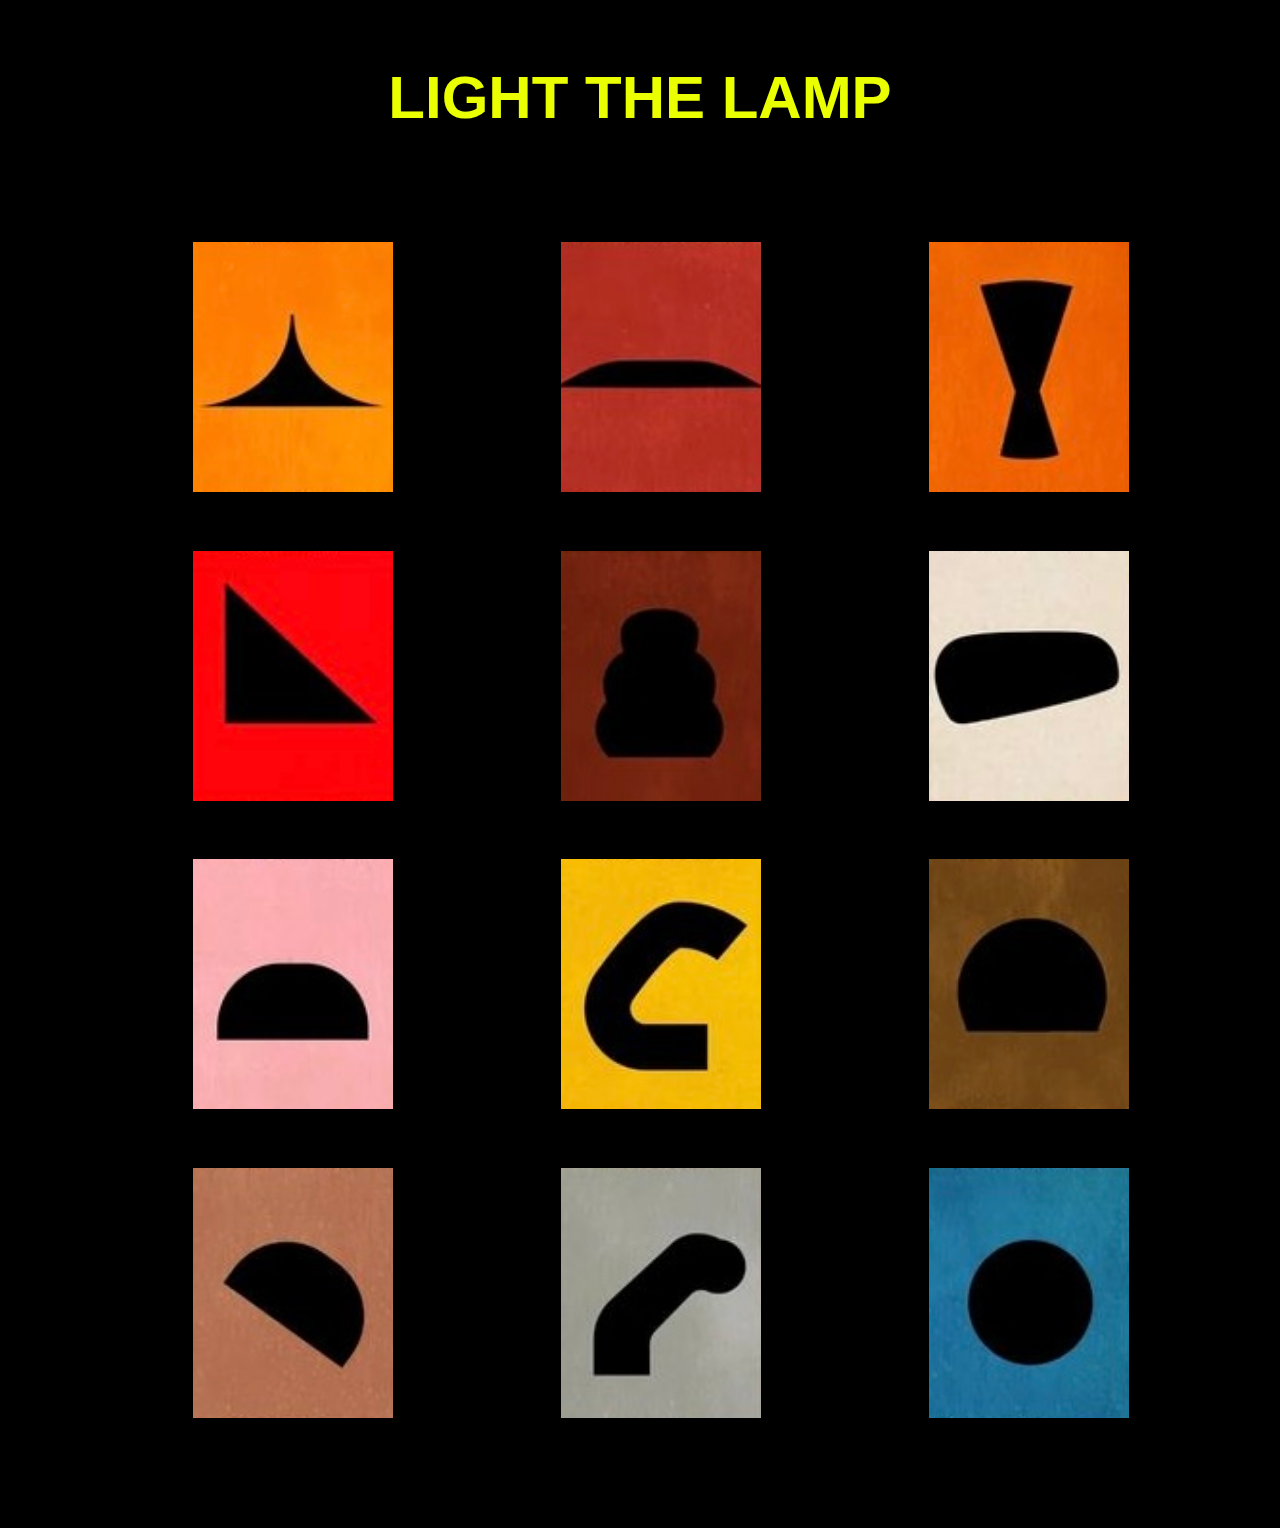
<file: entry 2/index.html>
<!DOCTYPE html>
<html lang="en">

    <head>
        <meta charset="UTF-8">
        <meta http-equiv="X-UA-Compatible" content="IE=edge">
        <meta name="viewport" content="wide=device-wide, initial-scale=1.0">
        <title>light the lamp</title>
        <link rel="stylesheet" href="./style.css">
    </head>

    <body>
        <div class="header">
            <div class="page_title"><b>LIGHT THE LAMP</b></div>
        </div>
    <div id="gallery">
        
        <div class="Light_item" >
            <img src="./light-off/light-off1.jpg" alt=""id="off1"onclick="changeImage1()">
      <script>
        function changeImage1(){
            let displayImage=document.getElementById('off1')
            if(displayImage.src.match('./light-off/light-off1.jpg')){
                displayImage.src='./light-on/light-on1.jpg'
            }else{
                displayImage.src='./light-off/light-off1.jpg'
            }
        }
      </script>
        </div>
        
        <div class="Light_item">
            <img src="./light-off/light-off2.jpg" alt=""id="off2"onclick="changeImage2()">
      <script>
        function changeImage2(){
            let displayImage=document.getElementById('off2')
            if(displayImage.src.match('/light-off/light-off2.jpg')){
                displayImage.src='./light-on/light-on2.jpg'
            }else{
                displayImage.src='./light-off/light-off2.jpg'
            }
        }
      </script>
        </div>

        <div class="Light_item">
            <img src="./light-off/light-off3.jpg" alt=""id="off3"onclick="changeImage3()">
      <script>
        function changeImage3(){
            let displayImage=document.getElementById('off3')
            if(displayImage.src.match('/light-off/light-off3.jpg')){
                displayImage.src='./light-on/light-on3.jpg'
            }else{
                displayImage.src='./light-off/light-off3.jpg'
            }
        }
      </script>
        </div>
        
        <div class="Light_item">
            <img src="./light-off/light-off4.jpg" alt=""id="off4"onclick="changeImage4()">
      <script>
        function changeImage4(){
            let displayImage=document.getElementById('off4')
            if(displayImage.src.match('/light-off/light-off4.jpg')){
                displayImage.src='./light-on/light-on4.jpg'
            }else{
                displayImage.src='./light-off/light-off4.jpg'
            }
        }
      </script>
        </div>

        <div class="Light_item">
            <img src="./light-off/light-off5.jpg" alt=""id="off5"onclick="changeImage5()">
      <script>
        function changeImage5(){
            let displayImage=document.getElementById('off5')
            if(displayImage.src.match('/light-off/light-off5.jpg')){
                displayImage.src='./light-on/light-on5.jpg'
            }else{
                displayImage.src='./light-off/light-off5.jpg'
            }
        }
      </script>
        </div>

        <div class="Light_item">
            <img src="./light-off/light-off6.jpg" alt=""id="off6"onclick="changeImage6()">
      <script>
        function changeImage6(){
            let displayImage=document.getElementById('off6')
            if(displayImage.src.match('/light-off/light-off6.jpg')){
                displayImage.src='./light-on/light-on6.jpg'
            }else{
                displayImage.src='./light-off/light-off6.jpg'
            }
        }
      </script>
        </div>

        <div class="Light_item">
            <img src="./light-off/light-off7.jpg" alt=""id="off7"onclick="changeImage7()">
      <script>
        function changeImage7(){
            let displayImage=document.getElementById('off7')
            if(displayImage.src.match('/light-off/light-off7.jpg')){
                displayImage.src='./light-on/light-on7.jpg'
            }else{
                displayImage.src='./light-off/light-off7.jpg'
            }
        }
      </script>
        </div>

        <div class="Light_item">
            <img src="./light-off/light-off8.jpg" alt=""id="off8"onclick="changeImage8()">
      <script>
        function changeImage8(){
            let displayImage=document.getElementById('off8')
            if(displayImage.src.match('/light-off/light-off8.jpg')){
                displayImage.src='./light-on/light-on8.jpg'
            }else{
                displayImage.src='./light-off/light-off8.jpg'
            }
        }
      </script>
        </div>

        <div class="Light_item">
            <img src="./light-off/light-off9.jpg" alt=""id="off9"onclick="changeImage9()">
      <script>
        function changeImage9(){
            let displayImage=document.getElementById('off9')
            if(displayImage.src.match('/light-off/light-off9.jpg')){
                displayImage.src='./light-on/light-on9.jpg'
            }else{
                displayImage.src='./light-off/light-off9.jpg'
            }
        }
      </script>
        </div>

        <div class="Light_item">
            <img src="./light-off/light-off10.jpg" alt=""id="off10"onclick="changeImage10()">
      <script>
        function changeImage10(){
            let displayImage=document.getElementById('off10')
            if(displayImage.src.match('/light-off/light-off10.jpg')){
                displayImage.src='./light-on/light-on10.jpg'
            }else{
                displayImage.src='./light-off/light-off10.jpg'
            }
        }
      </script>
        </div>

        <div class="Light_item">
            <img src="./light-off/light-off11.jpg" alt=""id="off11"onclick="changeImage11()">
      <script>
        function changeImage11(){
            let displayImage=document.getElementById('off11')
            if(displayImage.src.match('/light-off/light-off11.jpg')){
                displayImage.src='./light-on/light-on11.jpg'
            }else{
                displayImage.src='./light-off/light-off11.jpg'
            }
        }
      </script>
        </div>

        <div class="Light_item">
            <img src="./light-off/light-off12.jpg" alt=""id="off12"onclick="changeImage12()">
      <script>
        function changeImage12(){
            let displayImage=document.getElementById('off12')
            if(displayImage.src.match('/light-off/light-off12.jpg')){
                displayImage.src='./light-on/light-on12.jpg'
            }else{
                displayImage.src='./light-off/light-off12.jpg'
            }
        }
      </script>
        </div>
    </div>
        
    </body>
</html>
</file>
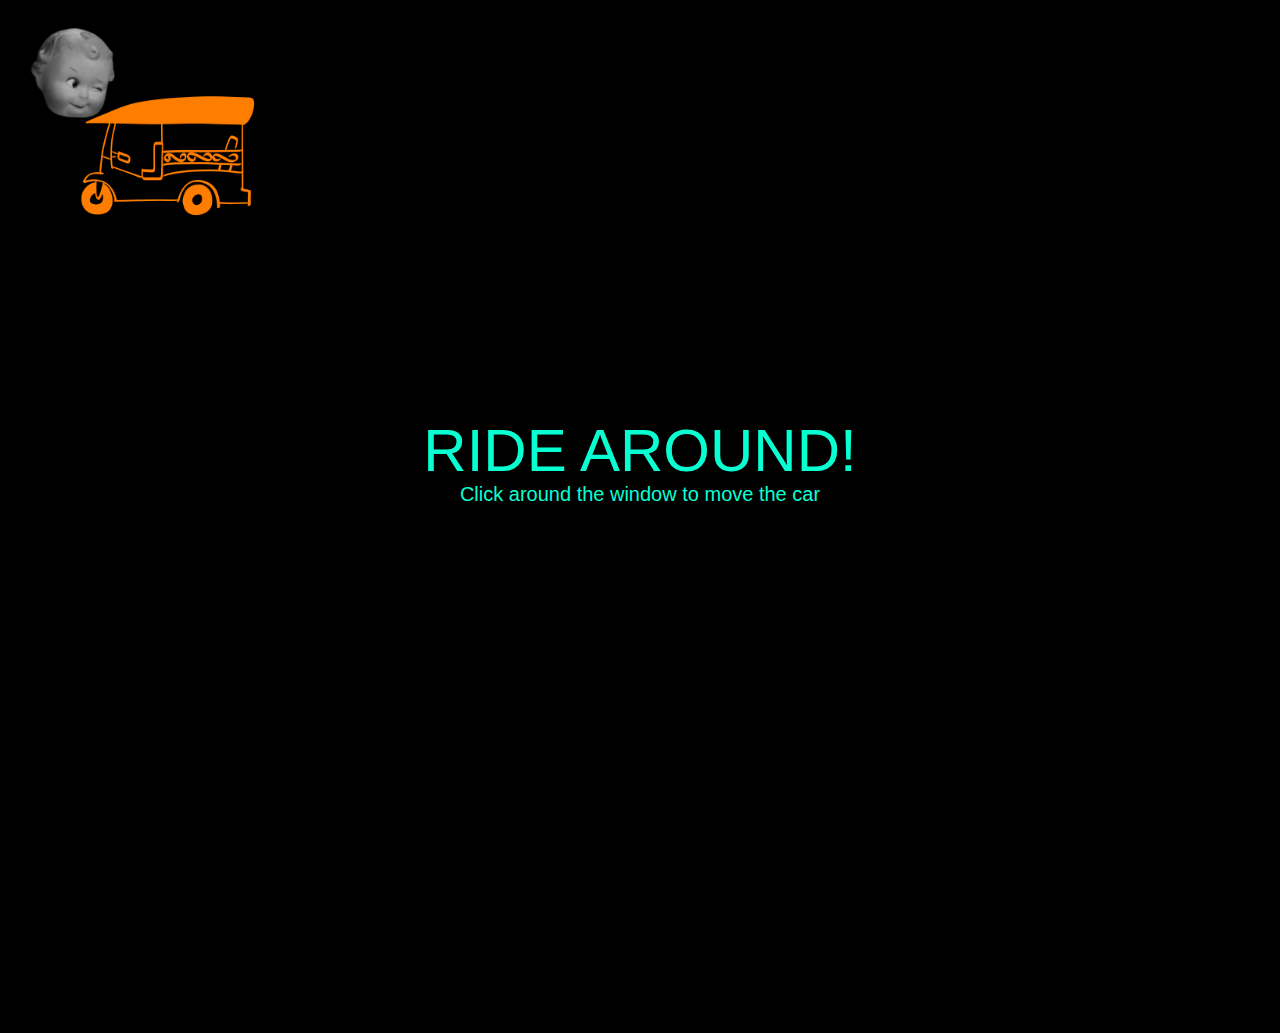
<file: entry1/index.html>
<!DOCTYPE html>
<html lang="en">
<head>
    <meta charset="UTF-8">
    <meta name="viewport" content="width=device-width, initial-scale=1.0">
    <title>Move Image with Centered Text</title>
    <link rel="stylesheet" href="./Style.css">
    <link rel="icon" type="image/png" href="./stop.png">
</head>

<body>
    <div>
        <span class="icon">
            <a href="https://thetornor.github.io/1940s/homepage/">
                <img src="./homepage.png" id="home" alt="Homepage Icon">
            </a>
        </span>
        <h3>HOME</h3>
    </div>

    <div id="ContentContainer">
        <div id="thing"></div>
        <div id="centerText">RIDE AROUND!</div>
        <div id="centerText1">Click around the window to move the car</div>
    </div>

    <script>
        const theThing = document.querySelector("#thing");
        const container = document.querySelector("#ContentContainer");

        container.addEventListener("click", getClickPosition, false);

        function getClickPosition(e) {
            const rect = container.getBoundingClientRect();
            const xPosition = e.clientX - rect.left - (theThing.offsetWidth / 2);
            const yPosition = e.clientY - rect.top - (theThing.offsetHeight / 2);

            const translate3dValue = `translate3d(${xPosition}px, ${yPosition}px, 0)`;
            theThing.style.transform = translate3dValue;
        }
    </script>
</body>
</html>
</file>
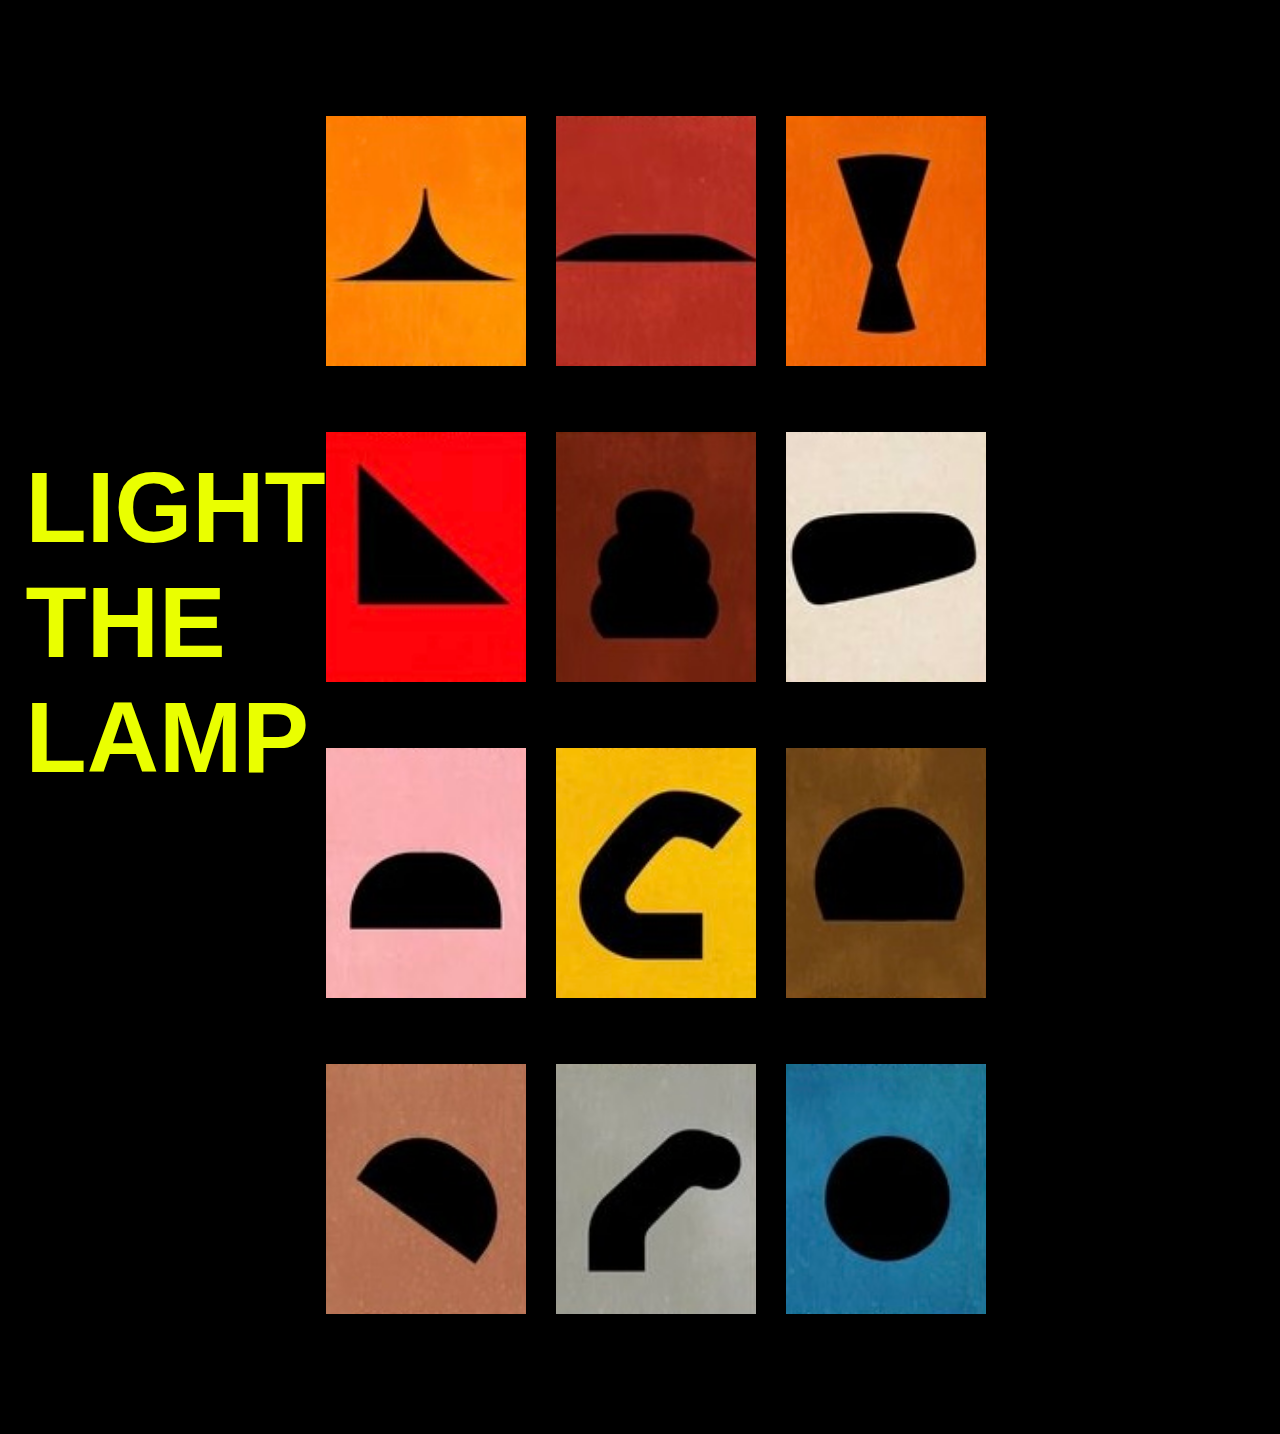
<file: entry2/index.html>
<!DOCTYPE html>
<html lang="en">

    <head>
        <meta charset="UTF-8">
        <meta http-equiv="X-UA-Compatible" content="IE=edge">
        <meta name="viewport" content="wide=device-wide, initial-scale=1.0">
        <title>light the lamp</title>
        <link rel="stylesheet" href="./style.css">
        <link rel="icon" type="image/png" href="./light.png">
    </head>

    <body>
        <div class="header">
            <div class="page_title"><b>LIGHT THE LAMP</b></div>
        </div>
    <div id="gallery">
        
        <div class="Light_item" >
            <img src="./light-off/light-off1.jpg" alt=""id="off1"onclick="changeImage1()">
      <script>
        function changeImage1(){
            let displayImage=document.getElementById('off1')
            if(displayImage.src.match('./light-off/light-off1.jpg')){
                displayImage.src='./light-on/light-on1.jpg'
            }else{
                displayImage.src='./light-off/light-off1.jpg'
            }
        }
      </script>
        </div>
        
        <div class="Light_item">
            <img src="./light-off/light-off2.jpg" alt=""id="off2"onclick="changeImage2()">
      <script>
        function changeImage2(){
            let displayImage=document.getElementById('off2')
            if(displayImage.src.match('/light-off/light-off2.jpg')){
                displayImage.src='./light-on/light-on2.jpg'
            }else{
                displayImage.src='./light-off/light-off2.jpg'
            }
        }
      </script>
        </div>

        <div class="Light_item">
            <img src="./light-off/light-off3.jpg" alt=""id="off3"onclick="changeImage3()">
      <script>
        function changeImage3(){
            let displayImage=document.getElementById('off3')
            if(displayImage.src.match('/light-off/light-off3.jpg')){
                displayImage.src='./light-on/light-on3.jpg'
            }else{
                displayImage.src='./light-off/light-off3.jpg'
            }
        }
      </script>
        </div>
        
        <div class="Light_item">
            <img src="./light-off/light-off4.jpg" alt=""id="off4"onclick="changeImage4()">
      <script>
        function changeImage4(){
            let displayImage=document.getElementById('off4')
            if(displayImage.src.match('/light-off/light-off4.jpg')){
                displayImage.src='./light-on/light-on4.jpg'
            }else{
                displayImage.src='./light-off/light-off4.jpg'
            }
        }
      </script>
        </div>

        <div class="Light_item">
            <img src="./light-off/light-off5.jpg" alt=""id="off5"onclick="changeImage5()">
      <script>
        function changeImage5(){
            let displayImage=document.getElementById('off5')
            if(displayImage.src.match('/light-off/light-off5.jpg')){
                displayImage.src='./light-on/light-on5.jpg'
            }else{
                displayImage.src='./light-off/light-off5.jpg'
            }
        }
      </script>
        </div>

        <div class="Light_item">
            <img src="./light-off/light-off6.jpg" alt=""id="off6"onclick="changeImage6()">
      <script>
        function changeImage6(){
            let displayImage=document.getElementById('off6')
            if(displayImage.src.match('/light-off/light-off6.jpg')){
                displayImage.src='./light-on/light-on6.jpg'
            }else{
                displayImage.src='./light-off/light-off6.jpg'
            }
        }
      </script>
        </div>

        <div class="Light_item">
            <img src="./light-off/light-off7.jpg" alt=""id="off7"onclick="changeImage7()">
      <script>
        function changeImage7(){
            let displayImage=document.getElementById('off7')
            if(displayImage.src.match('/light-off/light-off7.jpg')){
                displayImage.src='./light-on/light-on7.jpg'
            }else{
                displayImage.src='./light-off/light-off7.jpg'
            }
        }
      </script>
        </div>

        <div class="Light_item">
            <img src="./light-off/light-off8.jpg" alt=""id="off8"onclick="changeImage8()">
      <script>
        function changeImage8(){
            let displayImage=document.getElementById('off8')
            if(displayImage.src.match('/light-off/light-off8.jpg')){
                displayImage.src='./light-on/light-on8.jpg'
            }else{
                displayImage.src='./light-off/light-off8.jpg'
            }
        }
      </script>
        </div>

        <div class="Light_item">
            <img src="./light-off/light-off9.jpg" alt=""id="off9"onclick="changeImage9()">
      <script>
        function changeImage9(){
            let displayImage=document.getElementById('off9')
            if(displayImage.src.match('/light-off/light-off9.jpg')){
                displayImage.src='./light-on/light-on9.jpg'
            }else{
                displayImage.src='./light-off/light-off9.jpg'
            }
        }
      </script>
        </div>

        <div class="Light_item">
            <img src="./light-off/light-off10.jpg" alt=""id="off10"onclick="changeImage10()">
      <script>
        function changeImage10(){
            let displayImage=document.getElementById('off10')
            if(displayImage.src.match('/light-off/light-off10.jpg')){
                displayImage.src='./light-on/light-on10.jpg'
            }else{
                displayImage.src='./light-off/light-off10.jpg'
            }
        }
      </script>
        </div>

        <div class="Light_item">
            <img src="./light-off/light-off11.jpg" alt=""id="off11"onclick="changeImage11()">
      <script>
        function changeImage11(){
            let displayImage=document.getElementById('off11')
            if(displayImage.src.match('/light-off/light-off11.jpg')){
                displayImage.src='./light-on/light-on11.jpg'
            }else{
                displayImage.src='./light-off/light-off11.jpg'
            }
        }
      </script>
        </div>

        <div class="Light_item">
            <img src="./light-off/light-off12.jpg" alt=""id="off12"onclick="changeImage12()">
      <script>
        function changeImage12(){
            let displayImage=document.getElementById('off12')
            if(displayImage.src.match('/light-off/light-off12.jpg')){
                displayImage.src='./light-on/light-on12.jpg'
            }else{
                displayImage.src='./light-off/light-off12.jpg'
            }
        }
      </script>
        </div>
    </div>
        
    </body>
</html>
</file>
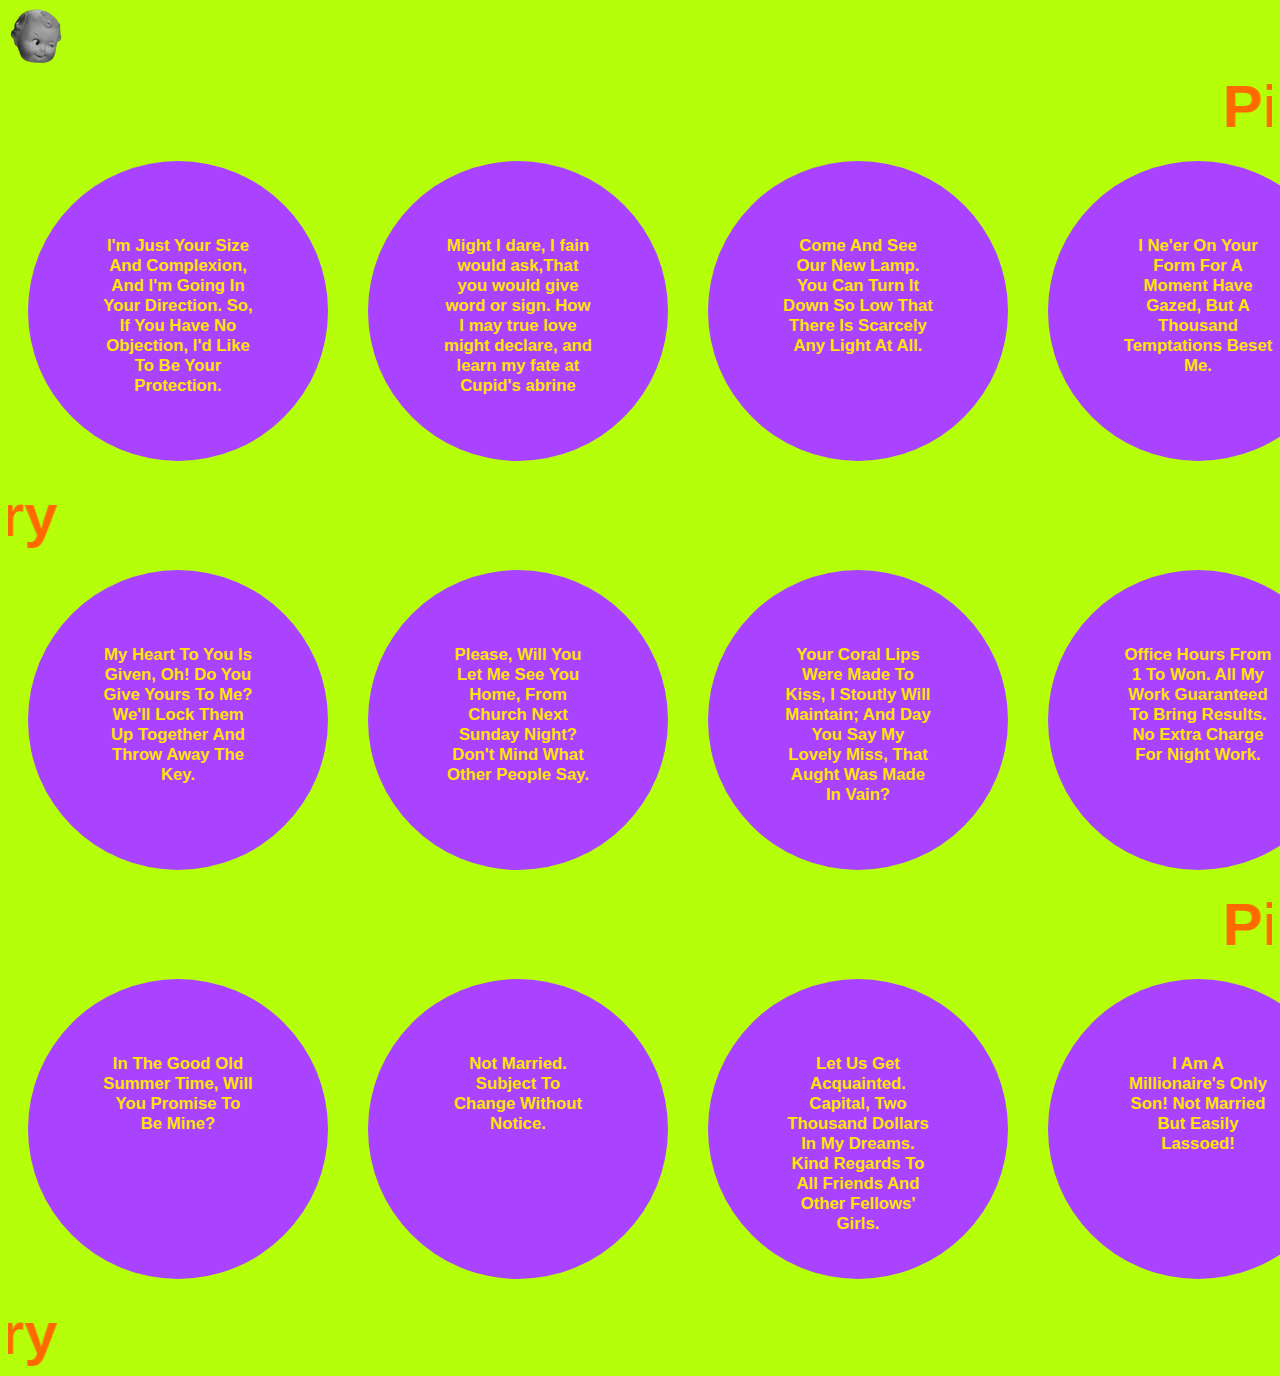
<file: entry3/index.html>
<!DOCTYPE html>
<html lang="en">

    <head>
        <meta charset="UTF-8">
        <meta http-equiv="X-UA-Compatible" content="IE=edge">
        <meta name="viewport" content="wide=device-wide, initial-scale=1.0">
        <title>1940s pickup line</title>
        <link rel="stylesheet" href="./style.css">
    </head>
    <header>
        <a href="https://thetornor.github.io/1940s/homepage/"> 
        <img src="./home.png">
        </a>
    </header>
<body>
    <div class="header"><marquee>
        <b>Pickup Lines From The 19th Century</b>
    </marquee></div>
<div id="gallery">
    <div class="circle-text">
        <h6 class="text-box">I'm Just Your Size And Complexion, And I'm Going In Your Direction. So, If You Have No Objection, I'd Like To Be Your Protection.</h6>
    </div>

    <div class="circle-text">
        <h6 class="text-box">Might I dare, I fain would ask,That you would give word or sign. How I may true love might declare, and learn my fate at Cupid's abrine</h6>
    </div>

    <div class="circle-text">
        <h6 class="text-box">Come And See Our New Lamp. You Can Turn It Down So Low That There Is Scarcely Any Light At All.</h6>
    </div>

    <div class="circle-text">
        <h6 class="text-box">I Ne'er On Your Form For A Moment Have Gazed, But A Thousand Temptations Beset Me.</h6>
    </div>
</div>
<div class="header"><marquee direction="right">
    <b>Pickup Lines From The 19th Century</b>
</marquee></div>
<div id="gallery">
    <div class="circle-text">
        <h6 class="text-box">My Heart To You Is Given, Oh! Do You Give Yours To Me? We'll Lock Them Up Together And Throw Away The Key.</h6>
    </div>

    <div class="circle-text">
        <h6 class="text-box">Please, Will You Let Me See You Home, From Church Next Sunday Night? Don't Mind What Other People Say.</h6>
    </div>

    <div class="circle-text">
        <h6 class="text-box">Your Coral Lips Were Made To Kiss, I Stoutly Will Maintain; And Day You Say My Lovely Miss, That Aught Was Made In Vain?</h6>
    </div>

    <div class="circle-text">
        <h6 class="text-box">Office Hours From 1 To Won. All My Work Guaranteed To Bring Results. No Extra Charge For Night Work.</h6>
    </div>
</div>
<div class="header"><marquee>
    <b>Pickup Lines From The 19th Century</b>
</marquee></div>
<div id="gallery">
    <div class="circle-text">
        <h6 class="text-box">In The Good Old Summer Time, Will You Promise To Be Mine?</h6>
    </div>

    <div class="circle-text">
        <h6 class="text-box">Not Married. Subject To Change Without Notice.</h6>
    </div>

    <div class="circle-text">
        <h6 class="text-box">Let Us Get Acquainted. Capital, Two Thousand Dollars In My Dreams. Kind Regards To All Friends And Other Fellows' Girls.</h6>
    </div>

    <div class="circle-text">
        <h6 class="text-box">I Am A Millionaire's Only Son! Not Married But Easily Lassoed!</h6>
    </div>
</div>
<div class="header"><marquee direction="right">
    <b>Pickup Lines From The 19th Century</b>
</marquee></div>
</body>
</file>
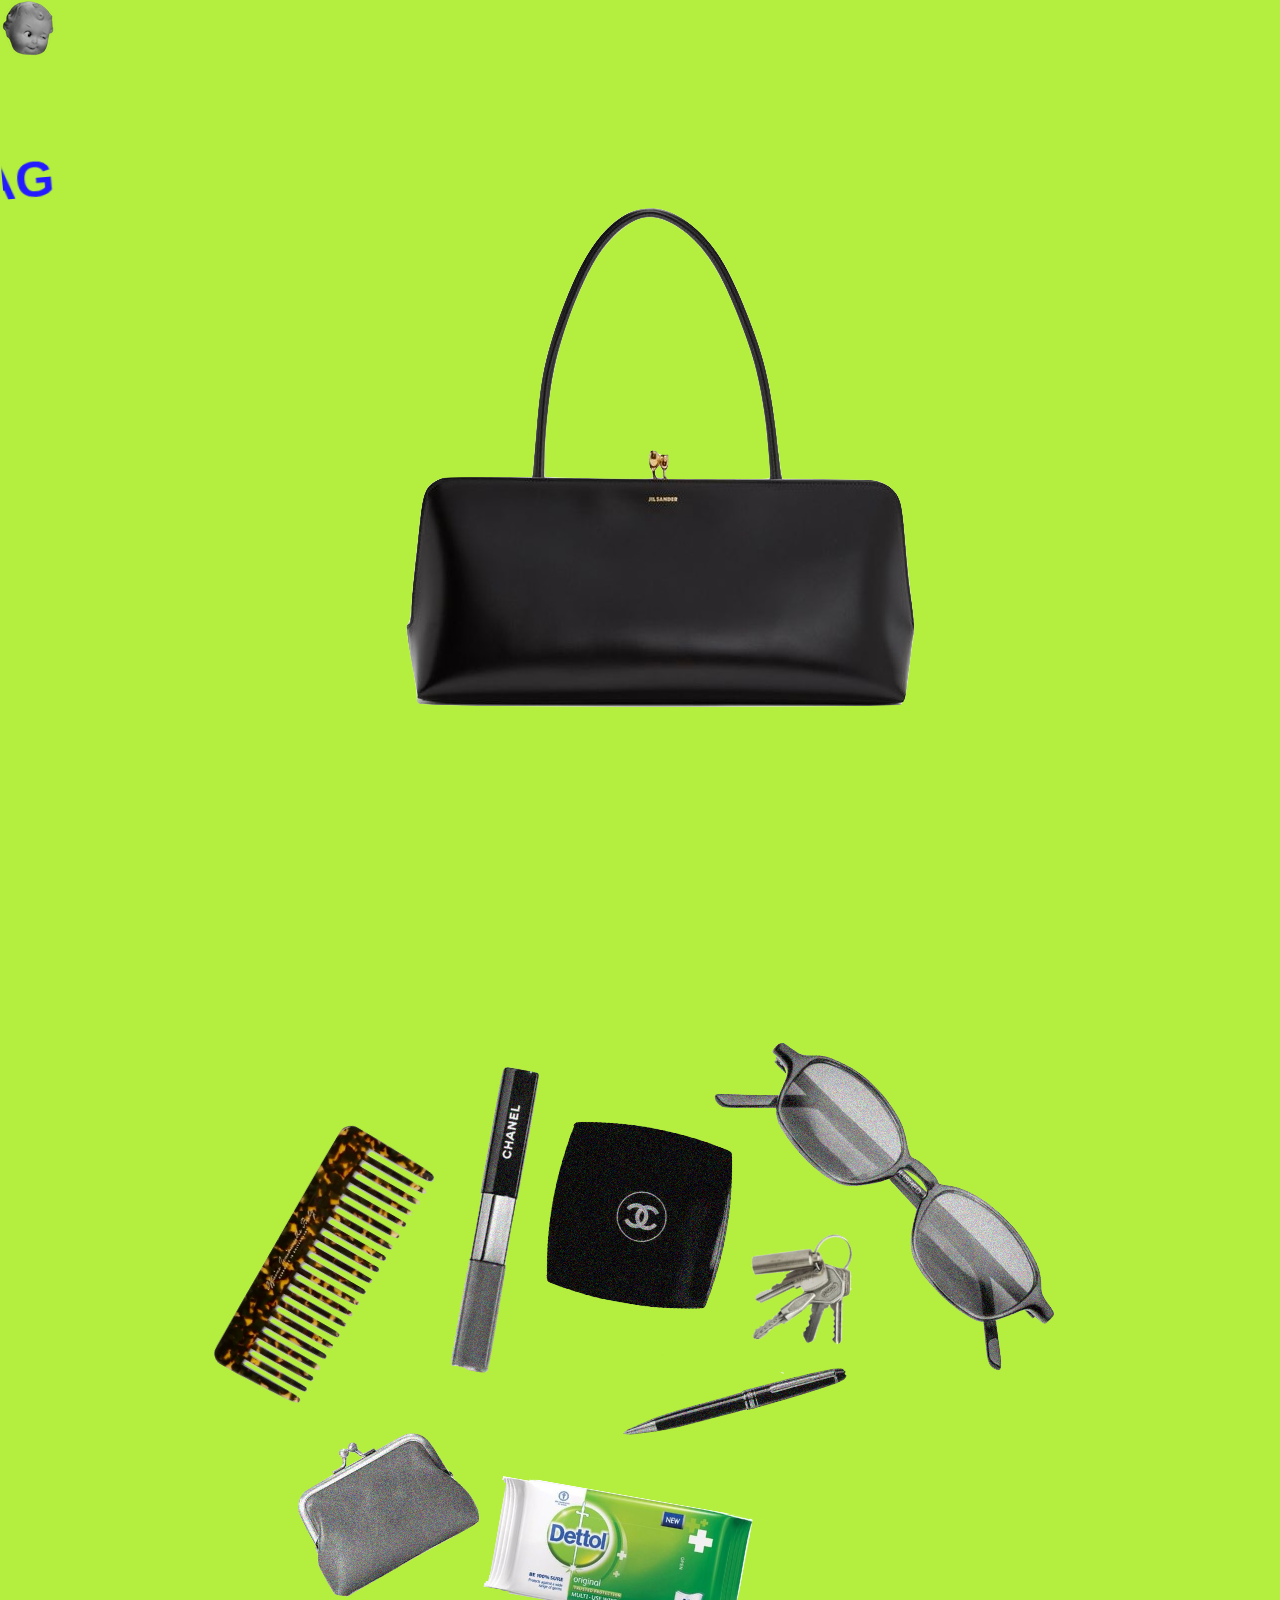
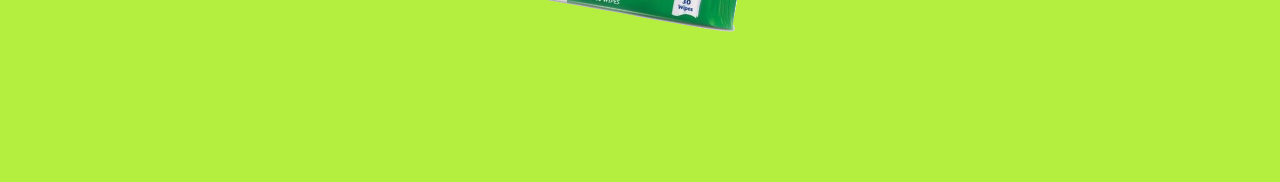
<file: entry4/index.html>
<!DOCTYPE html>
<html lang="en">
<head>
  <title>What's in my grandma bag</title>
  <link rel="stylesheet" href="./style.css">
</head>
<header>
  <a href="https://thetornor.github.io/1940s/homepage/"> 
  <img src="./home.png">
  </a>
</header>
<body>
<h1 class="head"><marquee id="myDiv" direction="right"> WHAT'S IN MY GRANDMA'S BAG</marquee></h1>

<div class="bag">
  <img id="rotate1" src="./bag.png" alt="bag">
</div>

<div class="view">
  <div class="object">
    <img src="./comb.png" class="comb">
    <img src="./lip.png" class="lip">
    <img src="./pen.png" class="pen" >
    <img src="./powder.png" class="powder">
    <img src="./sunglasses.png" class="sunglasses">
    <img src="./key.png" class="key">
    <img src="./wipe.png" class="wipe">
    <img src="./wallet.png" class="wallet">
  </div>
</div>

<script>
window.onscroll = function () {
      scrollRotate();
  };
  function scrollRotate() {
      let image = document.getElementById("rotate1");
      image.style.transform = "rotate(" + window.pageYOffset/6 + "deg)";
  }
</script>

</body>
</html>
</file>
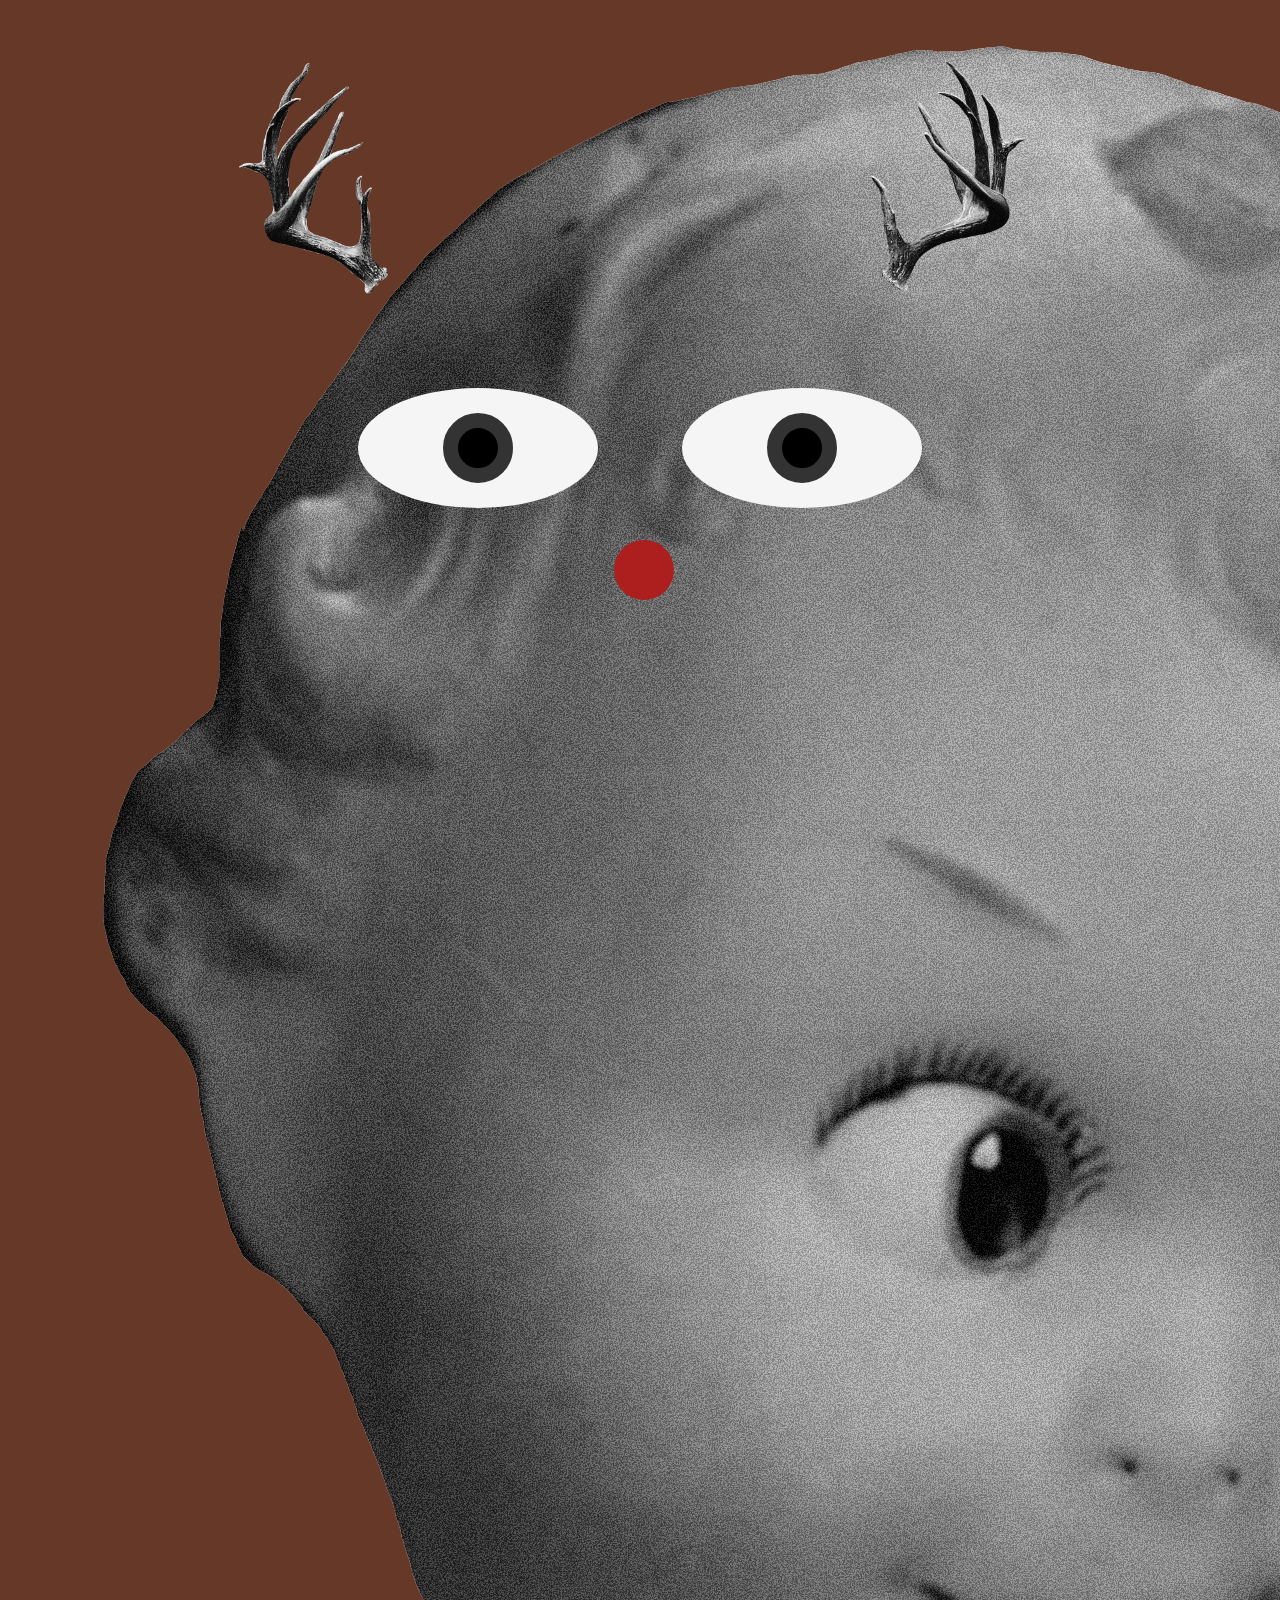
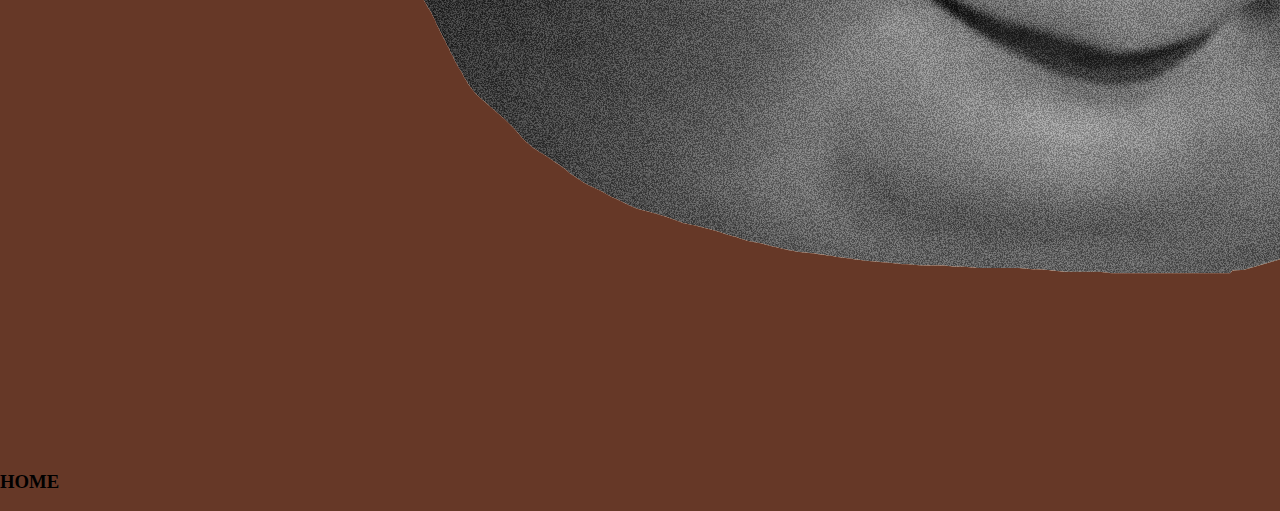
<file: entry6/index.html>
<!DOCTYPE html>
<html lang="en">
<head>
  <meta charset="UTF-8">
  <meta name="viewport" content="width=device-width, initial-scale=1.0">
  <link rel="stylesheet" href="./style.css">
  <link rel="icon" type="image/png" href="deer.png">
  <title>looking</title>
</head>

<body>
  <div class="wrapper">
    <span class="icon">
        <a href="https://thetornor.github.io/1940s/homepage/">
            <img src="./homepage.png" id="home" alt="Homepage Icon">
        </a>
        <h3>HOME</h3>
    </span>
</div>

  <div class="deer">
    <img src="./deer1.png" id="deer1">
    <img src="./deer2.png"id="deer2">
  </div>

  <div class="eyes">
    <div class="eye">
      <div class="ball"></div>
    </div>
    <div class="eye">
      <div class="ball"></div>
    </div>
  </div>
  <div class="nose"></div>
  <script src="script.js"></script>
</body>
</html>
</file>
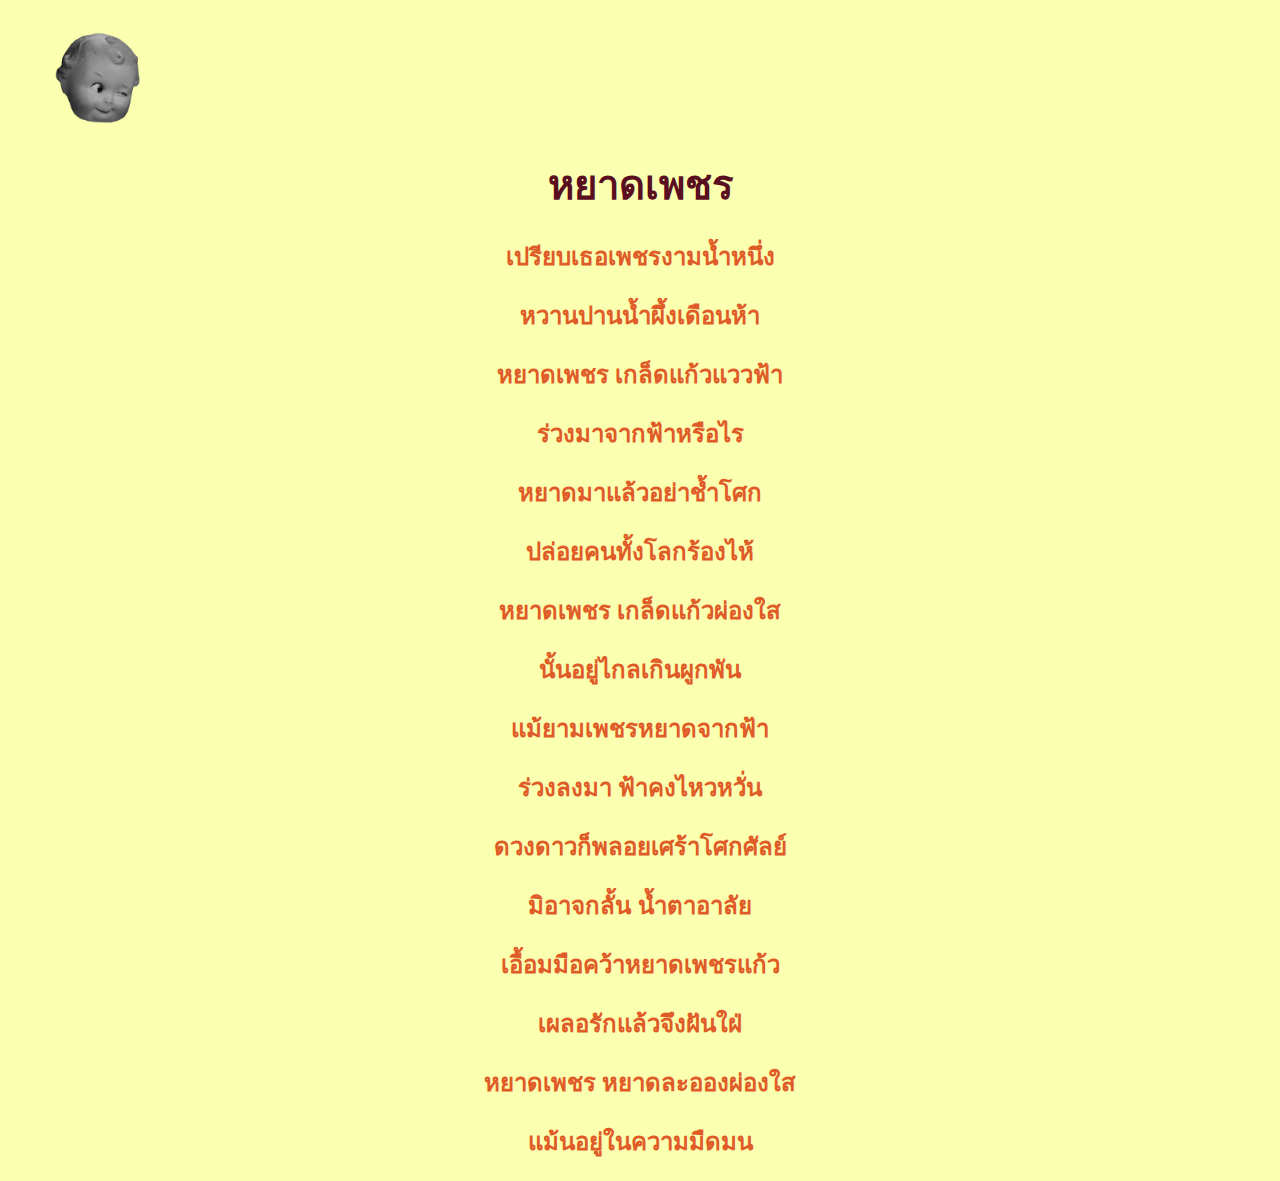
<file: entry7/index.html>
<!DOCTYPE html>
<html lang="en">
    <head>
        <meta charset="UTF-8">
    <meta name="viewport" content="width=device-width, initial-scale=1.0">
    <title>Diamonds Droplet</title>
    <link rel="stylesheet" href="./style-new.css">
    <link rel="icon" type="image/png" href="./stop.png">
    </head>
 <body>
    <div class="icon">
        <a href="https://thetornor.github.io/1940s/homepage/">
            <img src="./homepage.png" id="home" alt="Homepage Icon">
        </a>
        <h3>HOME</h3>
    </div>
    <div class="head">
        <span class="originalHead"><b>หยาดเพชร</b></span>
        <span class="translationHead"><b>Diamonds Droplet</b></span>
    </div>
    
    <div class="quote">
        <span class="original"><b>เปรียบเธอเพชรงามน้ำหนึ่ง</span>
        <span class="translation">I compare you to a beautiful diamond</span>
    </div>
    <div class="quote">
        <span class="original">หวานปานน้ำผึ้งเดือนห้า</span>
        <span class="translation">You’re as sweet as five-month honey</span>
    </div>
    <div class="quote">
        <span class="original">หยาดเพชร เกล็ดแก้วแววฟ้า</span>
        <span class="translation">Drops of diamonds twinkle in the sky</span>
    </div>
    <div class="quote">
        <span class="original">ร่วงมาจากฟ้าหรือไร</span>
        <span class="translation">Did they come from the sky or what?</span>
    </div>
    <div class="quote">
        <span class="original">หยาดมาแล้วอย่าช้ำโศก</span>
        <span class="translation">The drops are here, don’t be unhappy</span>
    </div>
    <div class="quote">
        <span class="original">ปล่อยคนทั้งโลกร้องไห้</span>
        <span class="translation">Let people all over the world cry</span>
    </div>
    <div class="quote">
        <span class="original">หยาดเพชร เกล็ดแก้วผ่องใส</span>
        <span class="translation">Drops of diamonds glitter cheerfully</span>
    </div>
    <div class="quote">
        <span class="original">นั้นอยู่ไกลเกินผูกพัน</span>
        <span class="translation">Too far away to touch</span>
    </div>
    <div class="quote">
        <span class="original">แม้ยามเพชรหยาดจากฟ้า</span>
        <span class="translation">Though when the diamonds drop from the sky</span>
    </div>
    <div class="quote">
        <span class="original">ร่วงลงมา ฟ้าคงไหวหวั่น</span>
        <span class="translation">They fall, and the sky is shaken</span>
    </div>
    <div class="quote">
        <span class="original">ดวงดาวก็พลอยเศร้าโศกศัลย์</span>
        <span class="translation">The stars are sad gems</span>
    </div>
    <div class="quote">
        <span class="original">มิอาจกลั้น น้ำตาอาลัย</span>
        <span class="translation">They won’t hold back the sad tears</span>
    </div>
    <div class="quote">
        <span class="original">เอื้อมมือคว้าหยาดเพชรแก้ว</span>
        <span class="translation">I reach out for the drops of diamonds</span>
    </div>
    <div class="quote">
        <span class="original">เผลอรักแล้วจึงฝันใฝ่</span>
        <span class="translation">Carelessly loving and dreaming</span>
    </div>
    <div class="quote">
        <span class="original">หยาดเพชร หยาดละอองผ่องใส</span>
        <span class="translation">Drops of diamonds drop from bright dust</span>
    </div>
    <div class="quote">
        <span class="original">แม้นอยู่ในความมืดมน</span>
        <span class="translation">Like they’re in darkness</span>
    </div>

    <div id="player-container">
        <iframe id="youtube-player" width="0" height="0"
            src="https://www.youtube.com/embed/YRdRFoqRUC4?autoplay=1&loop=1&playlist=YRdRFoqRUC4"
            frameborder="0" allow="autoplay" allowfullscreen>
        </iframe>
    </div>
    <script>

        window.onload = function () {
            const iframe = document.getElementById("youtube-player");
            iframe.setAttribute("width", "0");
            iframe.setAttribute("height", "0");
        };
    </script>
</body>
</html>
</file>
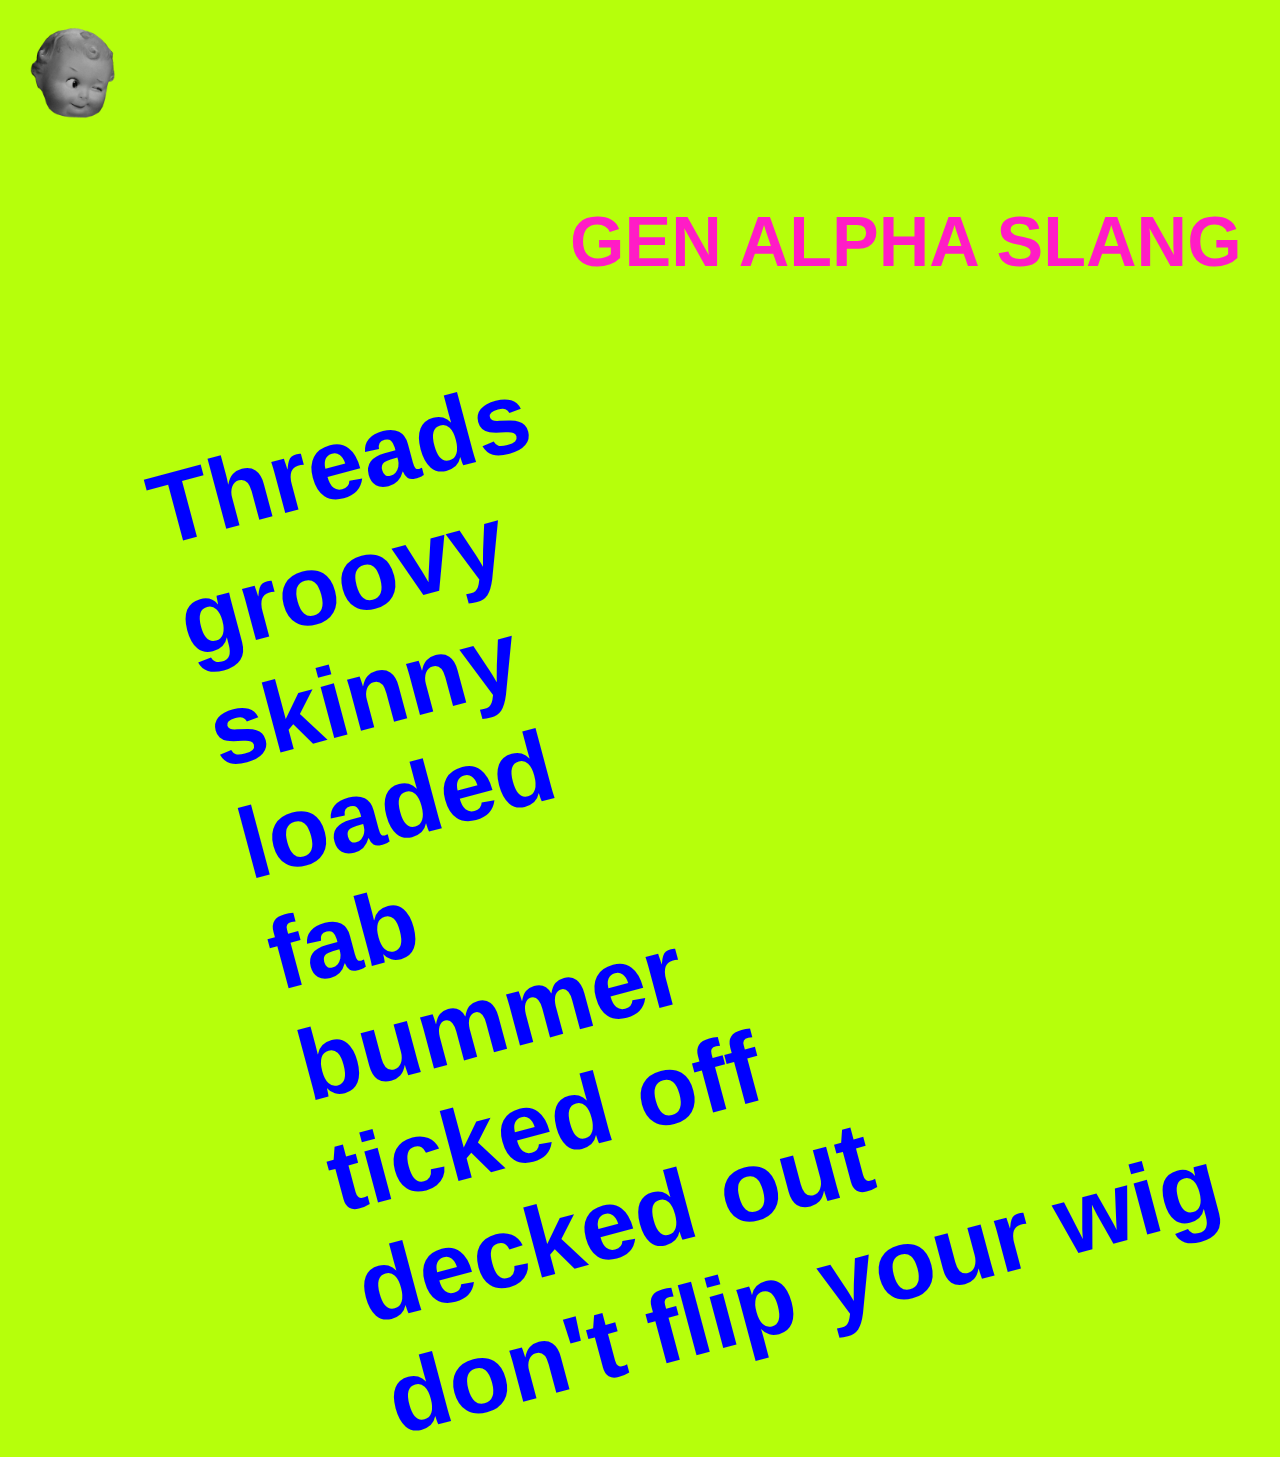
<file: entry9/index.html>
<!DOCTYPE html>
<html lang="en">
<head>
    <meta charset="UTF-8">
    <meta name="viewport" content="width=device-width, initial-scale=1.0">
    <title>Vocab</title>
    <link rel="stylesheet" href="./style.css">
    <link rel="icon" type="image/png" href="">
 </head> 

<body>
    <div class="wrapper">
        <span class="icon">
            <a href="https://thetornor.github.io/1940s/homepage/">
                <img src="./homepage.png" id="home" alt="Homepage Icon">
            </a>
            <h3>HOME</h3>
        </span>
        
    </div>

    <audio id="sound-threads" src="fit.mp3" preload="auto"></audio>
    <audio id="sound-groovy" src="fire.mp3" preload="auto"></audio>
    <audio id="sound-skinny" src="spilling the tea.mp3" preload="auto"></audio>
    <audio id="sound-loaded" src="Lit.mp3" preload="auto"></audio>
    <audio id="sound-fab" src="Wig.mp3" preload="auto"></audio>
    <audio id="sound-bummer" src="Big Yikes.mp3" preload="auto"></audio>
    <audio id="sound-off" src="Salty.mp3" preload="auto"></audio>
    <audio id="sound-out" src="Lewk.mp3" preload="auto"></audio>
    <audio id="sound-wig" src="Go off, I guess.mp3" preload="auto"></audio>

  <h1> GEN ALPHA SLANG</h1> 
<div class="slang">
    <div class="threads" id="threads">
        <b>Threads</b>
    </div>
    <div class="groovy" id="groovy">
        <b>groovy</b>
    </div>
    <div class="skinny" id="skinny">
        <b>skinny</b>
    </div>
    <div class="loaded" id="loaded">
        <b>loaded</b>
    </div>
    <div class="fab" id="fab">
        <b>fab</b>
    </div>
    <div class="bummer" id="bummer">
        <b>bummer</b>
    </div>
    <div class="Off" id="off">
        <b>ticked off</b>
    </div>
    <div class="Out" id="out">
        <b>decked out</b>
    </div>
    <div class="wig" id="wig">
        <b>don't flip your wig</b>
    </div>
</div> 

 <script>
 
    function playSound(id) {
        const sound = document.getElementById(id);
        sound.play();
    }
           
    document.getElementById('threads').addEventListener('mouseenter', () => playSound('sound-threads'));
    document.getElementById('groovy').addEventListener('mouseenter', () => playSound('sound-groovy'));
    document.getElementById('skinny').addEventListener('mouseenter', () => playSound('sound-skinny'));
    document.getElementById('loaded').addEventListener('mouseenter', () => playSound('sound-loaded'));
    document.getElementById('fab').addEventListener('mouseenter', () => playSound('sound-fab'));
    document.getElementById('bummer').addEventListener('mouseenter', () => playSound('sound-bummer'));
    document.getElementById('off').addEventListener('mouseenter', () => playSound('sound-off'));
    document.getElementById('out').addEventListener('mouseenter', () => playSound('sound-out'));
    document.getElementById('wig').addEventListener('mouseenter', () => playSound('sound-wig'));
</script>
</body>
</html>
</file>
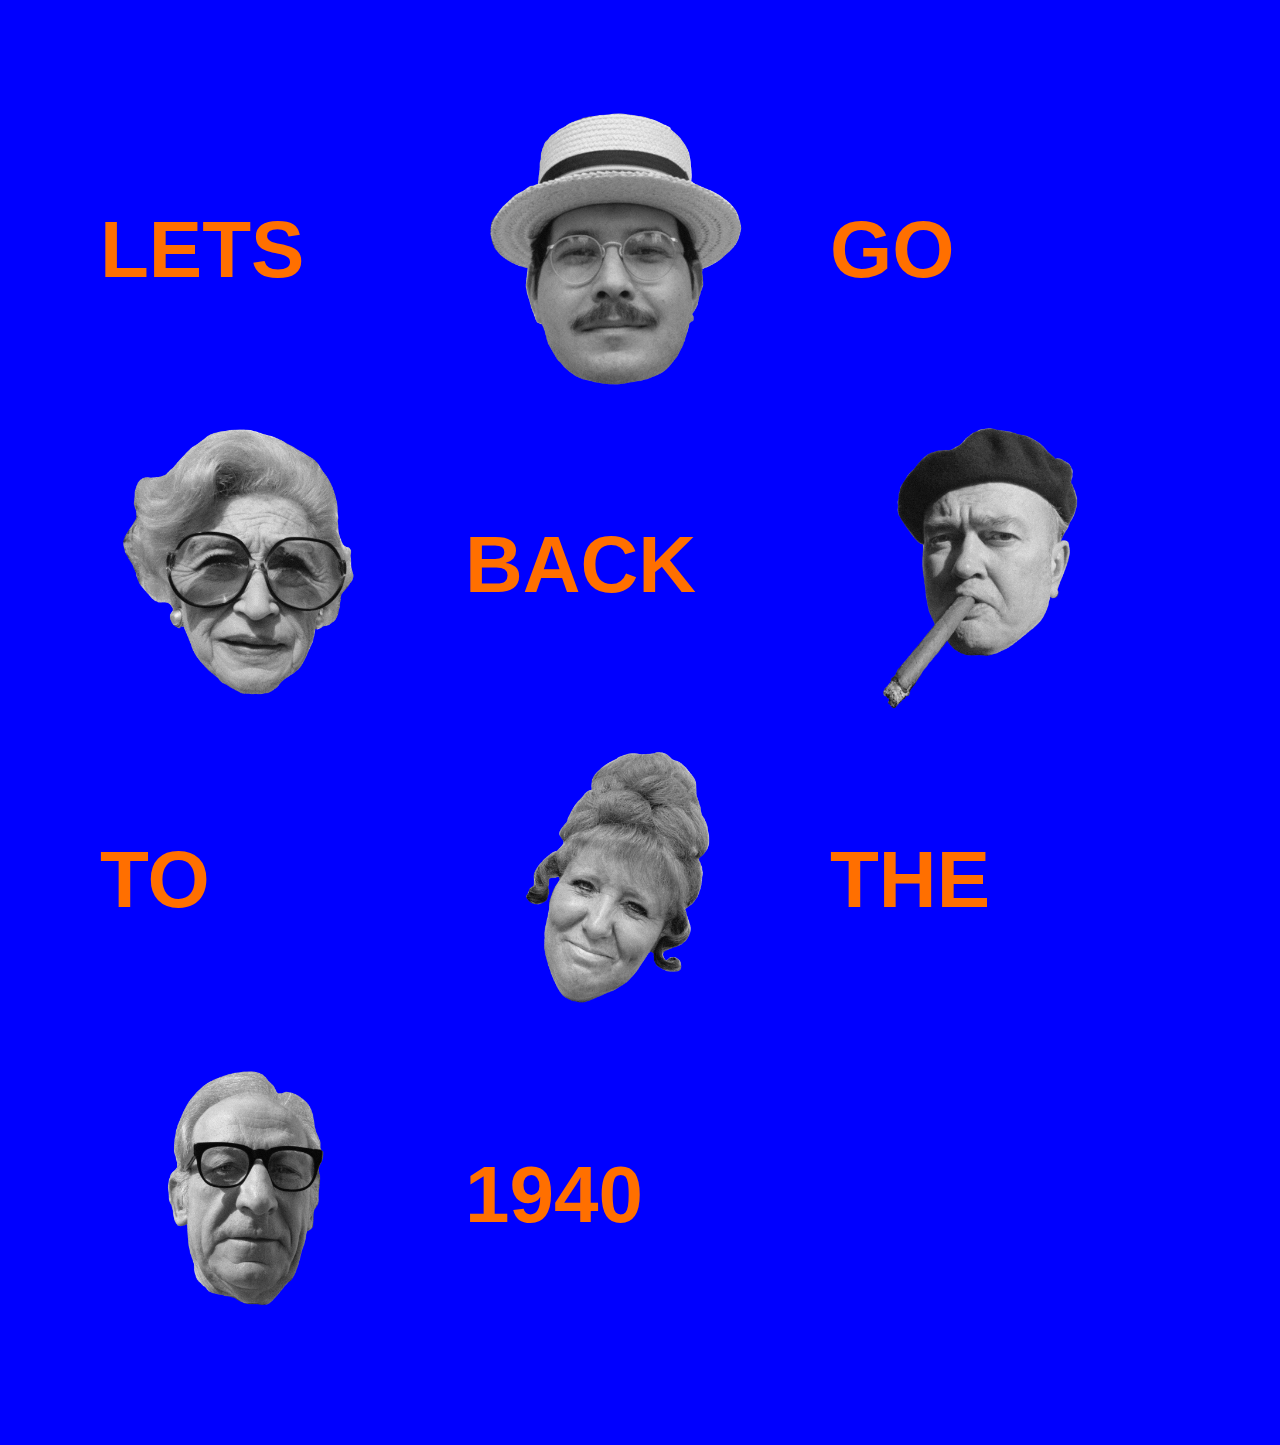
<file: home page/index.html>
<!DOCTYPE html>
<html lang="en">
<head>
    <title>BACK TO THE 1940</title>
    <link rel="stylesheet" href="./style.css">
</head>

<body>
    <div id="container">
        <div id="lets"><b>LETS</b></div>
        <a href="page1.html"> <!-- Link for the first image -->
            <div id="grand1" class="box" style="background-image: url('./grand1.png');"></div>
        </a>
        <div id="go"><b>GO</b></div>
        
        <a href="page2.html"> <!-- Link for the second image -->
            <div id="grand2" class="box" style="background-image: url('./grand2.png');"></div>
        </a>
        <div id="back"><b>BACK</b></div>
        <a href="page3.html"> <!-- Link for the third image -->
            <div id="grand3" class="box" style="background-image: url('./grand3.png');"></div>
        </a>
        
        <div id="lets2"><b>TO</b></div> <!-- Changed ID to avoid duplicates -->
        <a href="page4.html"> <!-- Link for the fourth image -->
            <div id="grand4" class="box" style="background-image: url('./grand4.png');"></div>
        </a>
        <div id="go2"><b>THE</b></div>  <!-- Changed ID to avoid duplicates -->

        <a href="page5.html"> <!-- Link for the fifth image -->
            <div id="grand5" class="box" style="background-image: url('./grand5.png');"></div>
        </a>
        <div id="year"><b>1940</b></div>  <!-- Changed ID to avoid duplicates -->
    </div>
</body>
</html>
</file>
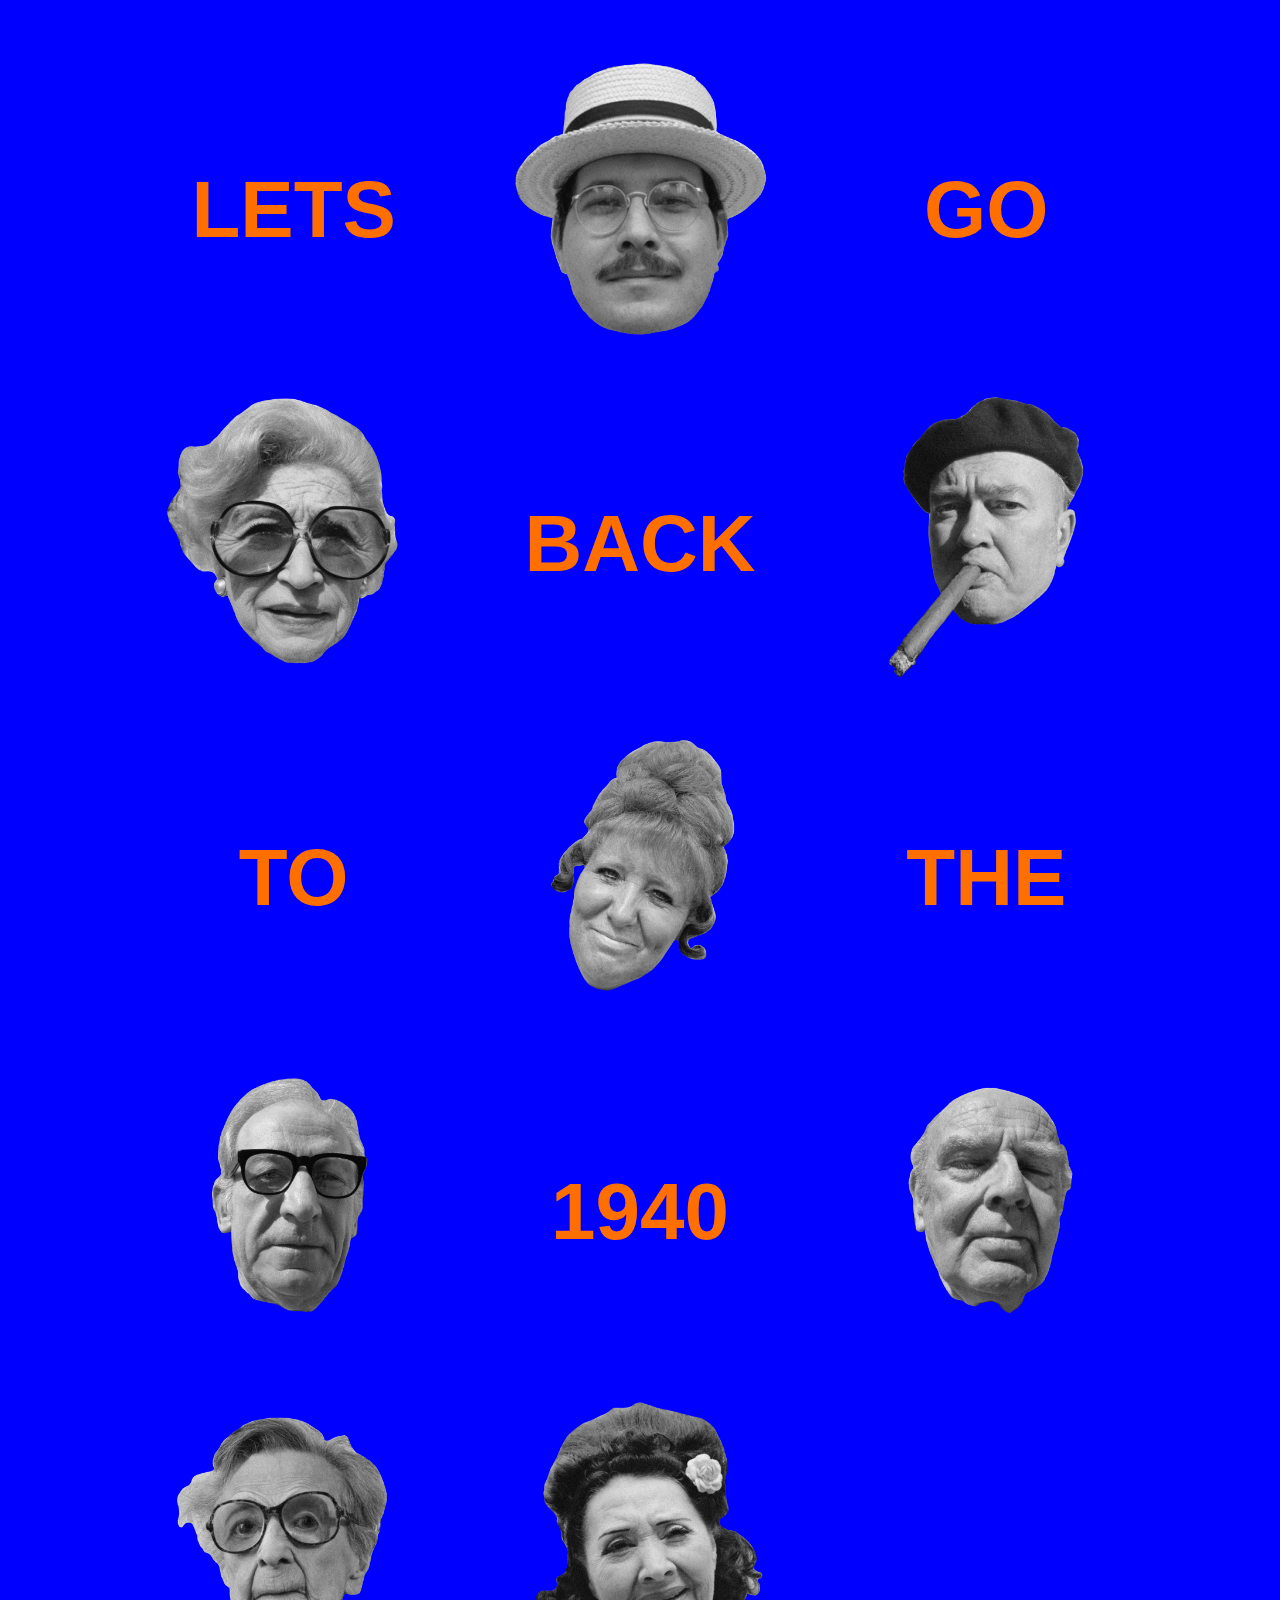
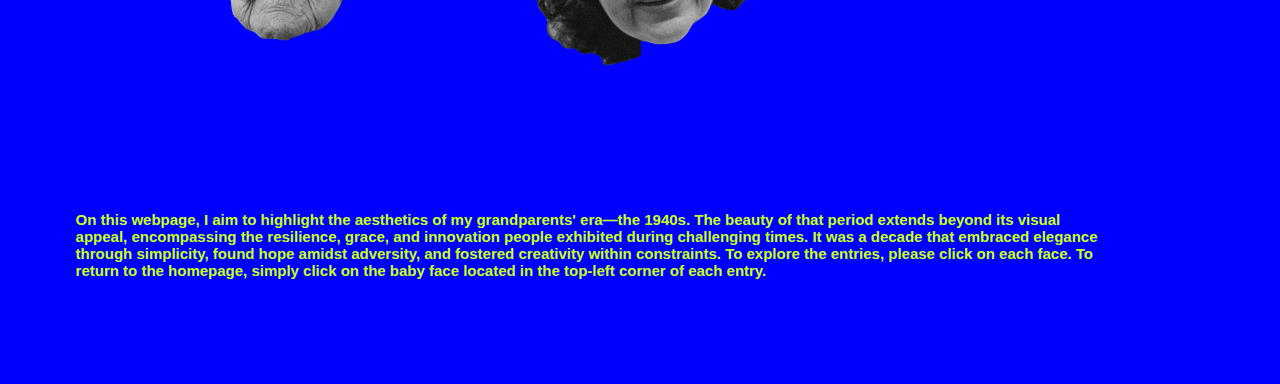
<file: homepage/index.html>
<!DOCTYPE html>
<html lang="en">
<head>
    <title>BACK TO THE 1940s</title>
    <meta charset="UTF-8">
    <meta name="viewport" content="width=device-width, initial-scale=1.0">
    <link rel="stylesheet" href="./style.css">
    <link rel="icon" type="image/png" href="images/head.png">
</head>

<body>
    <main>
      <div id="container">
        <div id="lets" class="grid_item"><b>LETS</b></div>
        <div class="grid_item">
          <a href="https://thetornor.github.io/1940s/entry1/">
            <img src="images/grand1.png" class="box" />
          </a>
        </div>

        <div id="go" class="grid_item"><b>GO</b></div>
        <div class="grid_item">
          <a href="https://thetornor.github.io/1940s/entry2/">
            <img src="images/grand2.png" class="box" />
          </a>
        </div>

        <div id="back" class="grid_item"><b>BACK</b></div>
        <div class="grid_item">
          <a href="https://thetornor.github.io/1940s/entry3/">
            <img src="images/grand3.png" class="box" />
          </a>
        </div>

        <div id="lets2" class="grid_item"><b>TO</b></div>
        <div class="grid_item">
          <a href="https://thetornor.github.io/1940s/entry4/">
            <img src="images/grand4.png" class="box" />
          </a>
        </div>

        <div id="go2" class="grid_item"><b>THE</b></div>
        <div class="grid_item">
          <a href="https://thetornor.github.io/1940s/entry5/">
            <img src="images/grand5.png" class="box" />
          </a>
        </div>

        <div id="year" class="grid_item"><b>1940</b></div>
        <div class="grid_item">
          <a href="https://thetornor.github.io/1940s/entry6/">
            <img src="images/grand6.png" class="box" />
          </a>
        </div>

        <div class="grid_item">
          <a href="https://thetornor.github.io/1940s/entry7/">
            <img src="images/grand7.png" class="box" />
          </a>
        </div>
        <div class="grid_item">
          <a href="https://thetornor.github.io/1940s/entry8/">
            <img src="images/grand8.png" class="box" />
          </a>
        </div>
      </div>

      <h5>
        On this webpage, I aim to highlight the aesthetics of my grandparents'
        era—the 1940s. The beauty of that period extends beyond its visual
        appeal, encompassing the resilience, grace, and innovation people
        exhibited during challenging times. It was a decade that embraced
        elegance through simplicity, found hope amidst adversity, and fostered
        creativity within constraints. To explore the entries, please click on
        each face. To return to the homepage, simply click on the baby face
        located in the top-left corner of each entry.
      </h5>
    </main>

    <script type="text/javascript" src="scripts/script.js"></script>
  </body>
</html>
</file>
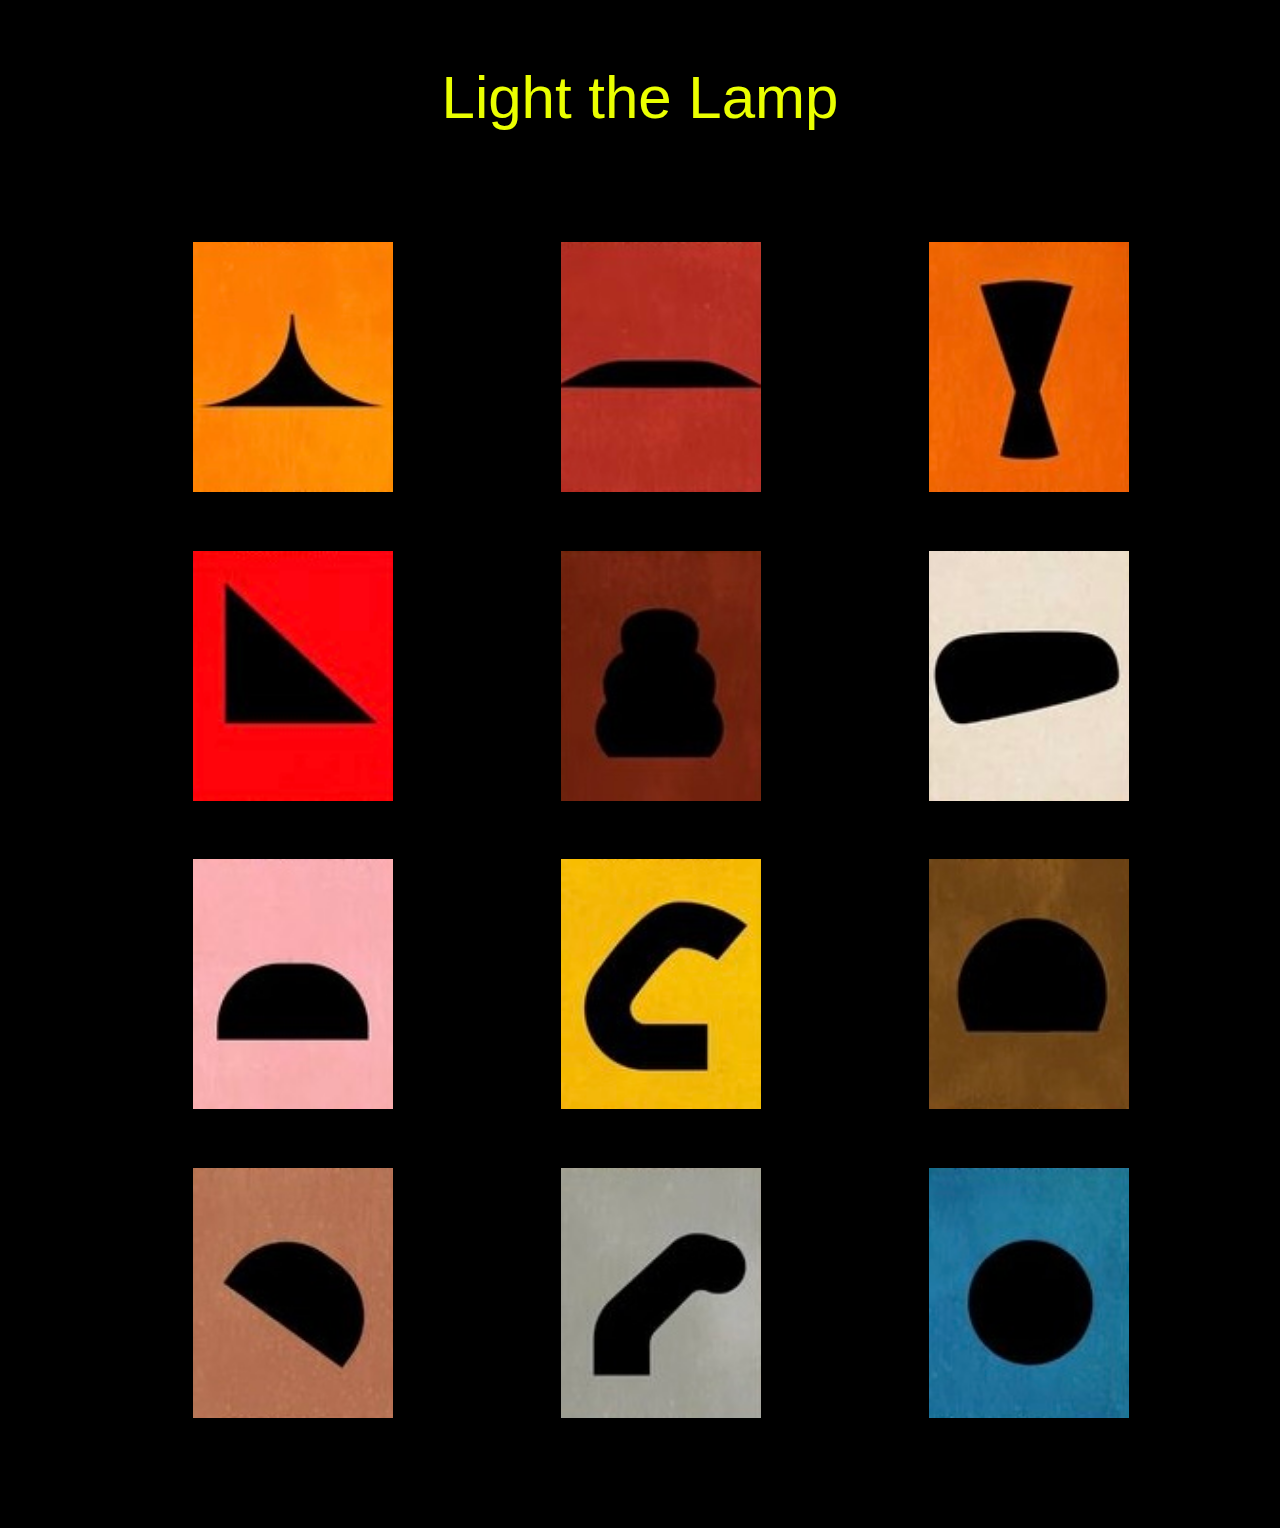
<file: entry 2/entry2.html>
<!DOCTYPE html>
<html lang="en">

    <head>
        <meta charset="UTF-8">
        <meta http-equiv="X-UA-Compatible" content="IE=edge">
        <meta name="viewport" content="wide=device-wide, initial-scale=1.0">
        <title>light the lamp</title>
        <link rel="stylesheet" href="./style.css">
    </head>

    <body>
        <div class="header">
            <div class="page_title">Light the Lamp</div>
        </div>
    <div id="gallery">
        
        <div class="Light_item" >
            <img src="./light-off/light-off1.jpg" alt=""id="off1"onclick="changeImage1()">
      <script>
        function changeImage1(){
            let displayImage=document.getElementById('off1')
            if(displayImage.src.match('./light-off/light-off1.jpg')){
                displayImage.src='./light-on/light-on1.jpg'
            }else{
                displayImage.src='./light-off/light-off1.jpg'
            }
        }
      </script>
        </div>
        
        <div class="Light_item">
            <img src="./light-off/light-off2.jpg" alt=""id="off2"onclick="changeImage2()">
      <script>
        function changeImage2(){
            let displayImage=document.getElementById('off2')
            if(displayImage.src.match('/light-off/light-off2.jpg')){
                displayImage.src='./light-on/light-on2.jpg'
            }else{
                displayImage.src='./light-off/light-off2.jpg'
            }
        }
      </script>
        </div>

        <div class="Light_item">
            <img src="./light-off/light-off3.jpg" alt=""id="off3"onclick="changeImage3()">
      <script>
        function changeImage3(){
            let displayImage=document.getElementById('off3')
            if(displayImage.src.match('/light-off/light-off3.jpg')){
                displayImage.src='./light-on/light-on3.jpg'
            }else{
                displayImage.src='./light-off/light-off3.jpg'
            }
        }
      </script>
        </div>
        
        <div class="Light_item">
            <img src="./light-off/light-off4.jpg" alt=""id="off4"onclick="changeImage4()">
      <script>
        function changeImage4(){
            let displayImage=document.getElementById('off4')
            if(displayImage.src.match('/light-off/light-off4.jpg')){
                displayImage.src='./light-on/light-on4.jpg'
            }else{
                displayImage.src='./light-off/light-off4.jpg'
            }
        }
      </script>
        </div>

        <div class="Light_item">
            <img src="./light-off/light-off5.jpg" alt=""id="off5"onclick="changeImage5()">
      <script>
        function changeImage5(){
            let displayImage=document.getElementById('off5')
            if(displayImage.src.match('/light-off/light-off5.jpg')){
                displayImage.src='./light-on/light-on5.jpg'
            }else{
                displayImage.src='./light-off/light-off5.jpg'
            }
        }
      </script>
        </div>

        <div class="Light_item">
            <img src="./light-off/light-off6.jpg" alt=""id="off6"onclick="changeImage6()">
      <script>
        function changeImage6(){
            let displayImage=document.getElementById('off6')
            if(displayImage.src.match('/light-off/light-off6.jpg')){
                displayImage.src='./light-on/light-on6.jpg'
            }else{
                displayImage.src='./light-off/light-off6.jpg'
            }
        }
      </script>
        </div>

        <div class="Light_item">
            <img src="./light-off/light-off7.jpg" alt=""id="off7"onclick="changeImage7()">
      <script>
        function changeImage7(){
            let displayImage=document.getElementById('off7')
            if(displayImage.src.match('/light-off/light-off7.jpg')){
                displayImage.src='./light-on/light-on7.jpg'
            }else{
                displayImage.src='./light-off/light-off7.jpg'
            }
        }
      </script>
        </div>

        <div class="Light_item">
            <img src="./light-off/light-off8.jpg" alt=""id="off8"onclick="changeImage8()">
      <script>
        function changeImage8(){
            let displayImage=document.getElementById('off8')
            if(displayImage.src.match('/light-off/light-off8.jpg')){
                displayImage.src='./light-on/light-on8.jpg'
            }else{
                displayImage.src='./light-off/light-off8.jpg'
            }
        }
      </script>
        </div>

        <div class="Light_item">
            <img src="./light-off/light-off9.jpg" alt=""id="off9"onclick="changeImage9()">
      <script>
        function changeImage9(){
            let displayImage=document.getElementById('off9')
            if(displayImage.src.match('/light-off/light-off9.jpg')){
                displayImage.src='./light-on/light-on9.jpg'
            }else{
                displayImage.src='./light-off/light-off9.jpg'
            }
        }
      </script>
        </div>

        <div class="Light_item">
            <img src="./light-off/light-off10.jpg" alt=""id="off10"onclick="changeImage10()">
      <script>
        function changeImage10(){
            let displayImage=document.getElementById('off10')
            if(displayImage.src.match('/light-off/light-off10.jpg')){
                displayImage.src='./light-on/light-on10.jpg'
            }else{
                displayImage.src='./light-off/light-off10.jpg'
            }
        }
      </script>
        </div>

        <div class="Light_item">
            <img src="./light-off/light-off11.jpg" alt=""id="off11"onclick="changeImage11()">
      <script>
        function changeImage11(){
            let displayImage=document.getElementById('off11')
            if(displayImage.src.match('/light-off/light-off11.jpg')){
                displayImage.src='./light-on/light-on11.jpg'
            }else{
                displayImage.src='./light-off/light-off11.jpg'
            }
        }
      </script>
        </div>

        <div class="Light_item">
            <img src="./light-off/light-off12.jpg" alt=""id="off12"onclick="changeImage12()">
      <script>
        function changeImage12(){
            let displayImage=document.getElementById('off12')
            if(displayImage.src.match('/light-off/light-off12.jpg')){
                displayImage.src='./light-on/light-on12.jpg'
            }else{
                displayImage.src='./light-off/light-off12.jpg'
            }
        }
      </script>
        </div>
    </div>
        
    </body>
</html>
</file>
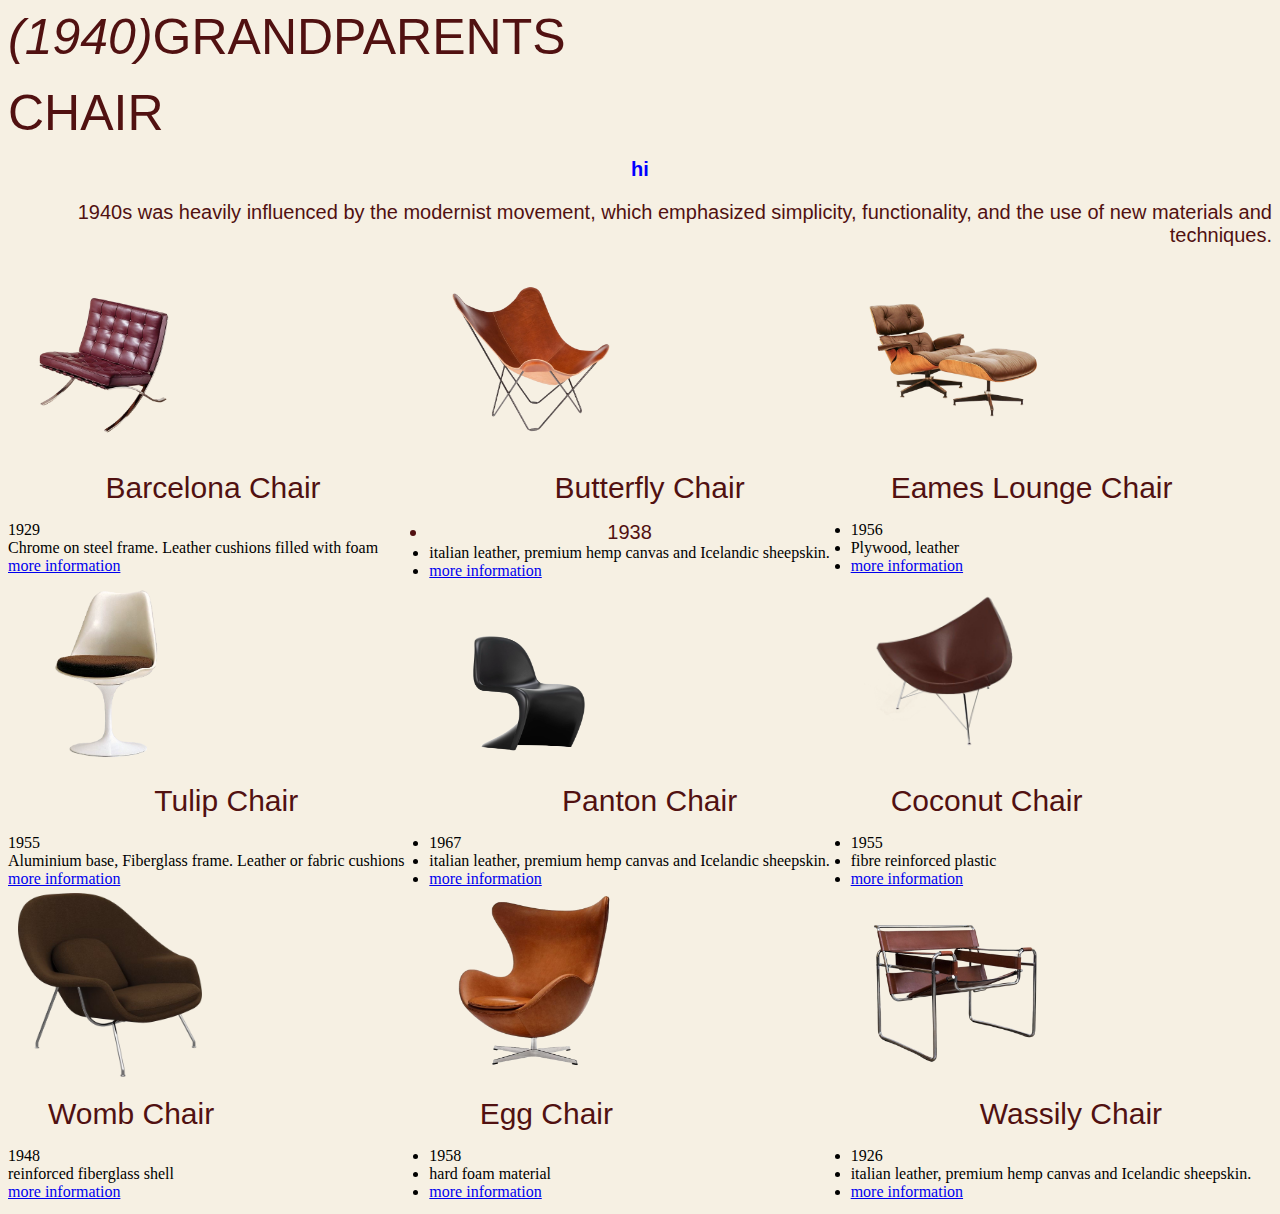
<file: entry1/Entry1.html>
<!DOCTYPE html>
<html>

  <head>
    <title>1940s_GrAnDPaReNTs_SouL</title>
    <link href="Style.css">
  </head>

  <style>

.container_image {
  display: flex;
  align-items: center;
  justify-content: center
}

img {
  width: 184px;
  height:184px;
  margin-left: 10px;
}

.text_description{
    text-wrap: wrap;
  font-size: 20px;
  padding-left: 200px;
  padding-bottom: 10px;
}

.text {
  font-size: 20px;
  padding-left: 20px;
}
.page_no{
    font-family:Arial, Helvetica, sans-serif;
    font-size: 50px;
    color: #511111;
}


#gallery {
    display: grid;
    grid-template-columns: 1fr 1fr 1fr;
    grid-template-rows: 1fr 1fr 1fr;
}

.Chair_item {
    display: flex;
}
.Chair_name {
    font-family:Arial, Helvetica, sans-serif;
    font-size: 30px;
    text-align: center;
    margin: 0;
    color: #511111;
}
.Chair_type {
    font-family: Arial, Helvetica, sans-serif;
    font-size: 20px;
    text-align: center;
    margin: 0;
    color: #511111;
}

.footnote {
    font-family:Arial, Helvetica, sans-serif;
    font-size: 20px;
    text-wrap:wrap;
    text-align: right;
    color:#511111;
}
#blue-section{
text-align:center;
color:#0000ff;
font-family: 'Franklin Gothic Medium', 'Arial Narrow', Arial, sans-serif;
font-size: 20px;
}

h1:hover{
    color: pink;
    opacity: 1;
}
</style>

  <body style="background-color: #f6f0e3;">
    
        <div class="page_no"><i>(1940)</i>GRANDPARENTS</div>
        <br>
        <div class="page_no">CHAIR</div>

        <p>
            <h1 id="blue-section">hi</h1>
        </p>

        <div class="footnote">
            <p> 
                1940s was heavily influenced by the modernist movement, which emphasized simplicity, functionality, and the use of new materials and techniques.
            </p>
        </div>
    <div id="gallery">
        <div class="Chair_item">
            <div class="Chair_info">
                <img src="Barcelona.png"alt="Barcelona Chair">
                <ul><p class="Chair_name">Barcelona Chair </p></ul>
                <li>1929<p class="Chair_type"></p></li>
                <li>Chrome on steel frame. Leather cushions filled with foam<p class="Chair_type"></p></li>
                <li><a href="https://en.wikipedia.org/wiki/Barcelona_chair">more information</a><p class="Chair_type"></p></li>
            </div>
        </div>
        <div class="Chair_item">
            <div class="Chair_info">
                <img src="Butterfly.png"alt="Butterfly Chair">
                <ul><p class="Chair_name">Butterfly Chair </p></ul>
                <li class="Chair_type">1938</li>
                <li>italian leather, premium hemp canvas and Icelandic sheepskin.<p class="Chair_type"></p></li>
                <li><a href="https://en.wikipedia.org/wiki/Butterfly_chair">more information</a><p class="Chair_type"></p></li>
            </div>
        </div>
        <div class="Chair_item">
            <div class="Chair_info">
                <img src="Eames.png"alt="Eames Lounge Chair">
                <ul><p class="Chair_name">Eames Lounge Chair</p></ul>
                <li>1956<p class="Chair_type"></p></li>
                <li>Plywood, leather<p class="Chair_type"></p></li>
                <li><a href="https://en.wikipedia.org/wiki/Eames_Lounge_Chair">more information</a><p class="Chair_type"></p></li>

            </div>
        </div>
        <div class="Chair_item">
            <div class="Chair_info">
                <img src="Tulip.png"alt="Tulip Chair">
                <ul><p class="Chair_name">Tulip Chair</p></ul>
                <li>1955<p class="Chair_type"></p></li>
                <li>Aluminium base, Fiberglass frame. Leather or fabric cushions<p class="Chair_type"></p></li>
                <li><a href="https://en.wikipedia.org/wiki/Tulip_chair">more information</a><p class="Chair_type"></p></li>

            </div>
        </div>
        <div class="Chair_item">
            <div class="Chair_info">
                <img src="Panton.png"alt="Panton Chair">
                <ul><p class="Chair_name">Panton Chair</p></ul>
                <li>1967<p class="Chair_type"></p></li>
                <li>italian leather, premium hemp canvas and Icelandic sheepskin.<p class="Chair_type"></p></li>
                <li><a href="https://en.wikipedia.org/wiki/Panton_chair">more information</a><p class="Chair_type"></p></li>

            </div>
        </div>
        <div class="Chair_item">
            <div class="Chair_info">
                <img src="Coconut.png"alt="Coconut Chair">
                <ul><p class="Chair_name">Coconut Chair</p></ul>
                <li>1955<p class="Chair_type"></p></li>
                <li>fibre reinforced plastic<p class="Chair_type"></p></li>
                <li><a href="https://visualhunt.com/coconut-chair#:~:text=The%20chair's%20lightweight%20shell%20is,upholstered%20in%20black%2C%20supple%20leather.">more information</a><p class="Chair_type"></p></li>

            </div>
        </div>
        <div class="Chair_item">
            <div class="Chair_info">
                <img src="Womb.png"alt="Womb Chair">
                <ul><p class="Chair_name">Womb Chair</p></ul>
                <li>1948<p class="Chair_type"></p></li>
                <li>reinforced fiberglass shell<p class="Chair_type"></p></li>
                <li><a href="https://www.hgtv.com/design/decorating/design-101/the-history-of-eero-saarinens-womb-chair-">more information</a><p class="Chair_type"></p></li>

            </div>
        </div>
        <div class="Chair_item">
            <div class="Chair_info">
                <img src="egg.png"alt="Egg Chair">
                <ul><p class="Chair_name">Egg Chair</p></ul>
                <li>1958<p class="Chair_type"></p></li>
                <li>hard foam material<p class="Chair_type"></p></li>
                <li><a href="https://en.wikipedia.org/wiki/Egg_(chair)">more information</a><p class="Chair_type"></p></li>

            </div>
        </div>
        <div class="Chair_item">
            <div class="Chair_info">
                <img src="Wassily.png"alt="Wassily Chair">
                <ul><p class="Chair_name">Wassily Chair </p></ul>
                <li>1926<p class="Chair_type"></p></li>
                <li>italian leather, premium hemp canvas and Icelandic sheepskin.<p class="Chair_type"></p></li>
                <li><a href="https://en.wikipedia.org/wiki/Wassily_Chair">more information</a><p class="Chair_type"></p></li>

            </div>
        </div>
    </div>
  </body>

</html>
</file>
<file: entry 2/style.css>
{
    margin: 10;
    padding: 0; 
    box-sizing: border-box;
}
.header {
    display: flex;
    margin: 5%;
}
body{
    background-color: black;
    min-height: 100vh;
    justify-content: center;
    align-items: center;
}
.page_title{
    color:rgb(234, 255, 0);
    font-family:Arial, Helvetica, sans-serif;
    font-size: 60px;
    flex-grow: 1;
    text-align: center;
}
.container.image{
    display: flex;
    align-items: center;
    justify-content: center;
}
img{
    width: 200px;
    height: 250px;
    margin-left: 10px;
    object-fit: cover;
    transition: 0.3s;
    margin: 8%;
}
img:hover{
    cursor: pointer;
}
#gallery {
    display: grid;
    grid-template-columns: 10fr 10fr 10fr;
    grid-template-rows: 10fr 10fr 10fr;
    margin: 80px; 
    position: relative;
    left: 6%;


}
.Light_item {
    display: flex;
}
</file>
<file: entry1/Style.css>
html, body {
  height: 100%;
  margin: 0;
  padding: 0;
  background-color: black;
  cursor: url('./cursor.png'), auto;
  overflow: hidden;
}

.icon {
  z-index: 4;
  position: sticky;
  margin: 2vw;
  display: inline-block;
  position: relative; 
}

#home {
  width: 100px;
  height: 100px;
  cursor: url('cursor.png'), auto;
}

h3 {
  position: absolute;
  top: 110%; 
  left: 50%;
  transform: translateX(-50%);
  margin: 0;
  padding: 10px;
  background-color: rgba(0, 0, 0, 0.8);
  color: chartreuse;
  font-family: Arial, Helvetica, sans-serif;
  font-size: 20px;
  border-radius: 5px;
  white-space: nowrap;
  visibility: hidden;
  transition: opacity 0.3s ease-in-out, visibility 0.3s ease-in-out;
}

.icon:hover h3 {
  opacity: 1;
  visibility: visible;
}

#ContentContainer {
  cursor: url('cursor.png'), auto;
  position: absolute;
  top: 0;
  left: 0;
  width: 100vw;
  height: 100vh;
  border: 15px solid black;
  background-color: black;
  box-sizing: border-box;
}

#thing {
  width: 200px;
  height: 200px;
  background-image: url('./tuktuk.png');
  background-size: cover;
  background-position: center;
  background-repeat: no-repeat;
  position: absolute;
  transform: translate3d(50px, 50px, 0);
  transition: transform 0.5s ease-in-out;
}

#centerText {
  position: absolute;
  top: 50%;
  left: 50%;
  transform: translate(-50%, -50%);
  font-size: 60px;
  color: rgb(8, 255, 210);
  font-family: Arial, Helvetica, sans-serif;
  text-align: center;
}

#centerText1 {
  position: absolute;
  top: 55%;
  left: 50%;
  transform: translate(-50%, -50%);
  font-size: 20px;
  color: rgb(8, 255, 210);
  font-family: Arial, Helvetica, sans-serif;
  text-align: center;
}
</file>
<file: entry2/style.css>
html, body {
    cursor: url('./cursor.png'), auto;
    margin: 0;
    padding: 0;
    box-sizing: border-box;
    background-color: black;
    min-height: 100vh;
    display: flex;
    justify-content: center;
    align-items: center;
}

.icon {
    z-index: 4;
    position: absolute;
    top: 5px;
    left: 5px;
    display: inline-block;
}

#home {
    width: 100px;
    height: 100px;
}

h3 {
    position: absolute;
    top: 110%;
    left: 50%;
    transform: translateX(-50%);
    margin: 0;
    padding: 5px;
    background-color: rgba(0, 0, 0, 0.8);
    color: rgb(234, 255, 0);
    font-family: Arial, Helvetica, sans-serif;
    font-size: 16px;
    border-radius: 3px;
    white-space: nowrap;
    opacity: 0;
    visibility: hidden;
    transition: opacity 0.3s ease-in-out, visibility 0.3s ease-in-out;
}

.icon:hover h3 {
    cursor: url('./cursor.png'), auto;
    opacity: 1;
    visibility: visible;
}
/* .header {
    display: flex;
} */
.page_title{
    width: 7rem;
    color:rgb(234, 255, 0);
    font-family:Arial, Helvetica, sans-serif;
    font-size: 100px;
    flex-grow: 1;
    text-align: left;
    position: fixed;
    top: 50%;
    left: 2%;

}
.page_title:hover{
    cursor: url('./cursor.png'), auto;
    color:rgb(0, 0, 0);
    font-family:Arial, Helvetica, sans-serif;
    transition: 0.4s;
}
.container.image{
    cursor: url('./cursor.png'), auto;
    display: flex;
    align-items: center;
    justify-content: center;
}
img{
    width: 200px;
    height: 250px;
    margin-left: 10px;
    object-fit: cover;
    transition: 0.3s;
    margin: 8%;
}
img:hover{
    cursor: url('./cursor.png'), auto;
}
#gallery {
    cursor: url('./cursor.png'), auto;
    display: grid;
    grid-template-columns: 15fr 15fr 15fr;
    grid-template-rows: 15fr 15fr 15fr;
    margin: 100px; 
    gap: 30px;
}
</file>
<file: entry3/style.css>
{
    margin: 10;
    padding: 0; 
    box-sizing: border-box;
}
.header {
    display: flex;
    font-family: Arial, Helvetica, sans-serif;
    font-size: 60px;
    color: rgb(255, 106, 0);
}
body{
    background-color: rgb(182, 255, 11);
}
.circle-text {
    width: 300px; 
    height: 300px;
    border-radius: 50%;
    background-color: #aa43ff;
    display: flex;
    justify-content: center;
    align-items: center;
    font-size: 25px;
    font-family: Arial, Helvetica, sans-serif;
    text-align: center;
    color:rgb(255, 230, 0);
    margin: 20px;
padding: -10px;
  }
.circle-text:hover{
    transform: scale(1.2); 
    transition: 1s;
    color:rgb(255, 0, 0);
    background-color: #06ffc9;
  }
#gallery{
    display: grid;
    grid-template-columns: 10fr 10fr 10fr 10fr;
}
.text-box{
    display: flex;
    width: 150px; 
    height: 150px;
}
</file>
<file: entry4/style.css>
body{
    margin: 0;
    padding:0;
    font-family: Arial, Helvetica, sans-serif;
    background-color: rgb(180, 239, 63);
    height: 100vh;
    cursor: url('cursor.png'), auto;
}
.icon {
    z-index: 4;
    position: sticky;
    margin: 2vw;
    display: inline-block;
    position: relative;
}
  
#home {
    width: 100px;
    height: 100px;
}
 
h3 {
    position: absolute;
    top: 110%; 
    left: 50%;
    transform: translateX(-50%);
    margin: 0;
    padding: 5px;
    background-color: rgb(180, 239, 63);
    color: rgb(255, 149, 28);
    font-family: Arial, Helvetica, sans-serif;
    font-size: 16px;
    border-radius: 3px;
    white-space: nowrap;
    opacity: 0;
    visibility: hidden;
    transition: opacity 0.3s ease-in-out, visibility 0.3s ease-in-out;
} 
.icon:hover h3 {
    cursor: url('./cursor.png'), auto;
    opacity: 1;
    visibility: visible;
  }
section{
    cursor: url('./cursor.png'), auto;
    display:grid;
    place-items: center;
    align-content: center;
    min-height: 100vh;
}
h1{
    font-size: 50px;
}
.head{
   color: rgb(36, 28, 255);
}
.head #myDiv{
    transform: rotate(-5deg);
}

.bag {
    width: 150px;
    height: 150px;
    margin-left: 35%;
    border-radius: 50%;
    top: 30%;
    left: 50%;
    transform: translateX(-50%);
}

.view{
    width: 100%;
    display: flex;
    align-items: center;
    flex-wrap: wrap;
}

@keyframes appear{
    from {
      opacity: 0;
      clip-path: inset(100% 100% 0 0);
    }
    to {
      opacity: 1;
      clip-path: inset(0 0 0 0);
    }
}

.object img{
    animation: appear linear;
    animation-timeline: view();
    animation-range: entry 0% cover 50%;
}
.comb{
    height: 300px;
    transform: rotate(30deg);
    position: absolute;
    left: 20%;
    bottom: -58%;
}
.comb:hover{
    cursor: url('./cursor.png'), auto;
    transform: scale(1.2);
    transition: 1s;
}
.lip{
    height: 350px;
    transform: rotate(10deg);
    position: absolute;
    left: 25%;
    bottom: -55%;
}
.lip:hover{
    cursor: url('./cursor.png'), auto;
    transform: scale(1.2);
    transition: 1s;
}
.pen{
    height: 250px;
    transform: rotate(30deg);
    position: absolute;
    left: 50%;
    bottom: -69%;
}
.pen:hover{
    cursor: url('./cursor.png'), auto;
    transform: scale(1.2);
    transition: 1s;
}
.powder{
    height: 250px;
    transform: rotate(10deg);
    position: absolute;
    left: 37%;
    bottom: -50%;
}
.powder:hover{
    cursor: url('./cursor.png'), auto;
    transform: scale(1.2);
    transition: 1s;
}
.sunglasses{
    height: 400px;
    transform: rotate(45deg);
    position: absolute;
    left: 55%;
    bottom: -54%;
}
.sunglasses:hover{
    cursor: url('./cursor.png'), auto;
    transform: scale(1.2);
    transition: 1s;
}
.key{
    height: 200px;
    transform: rotate(45deg);
    position: absolute;
    left: 55%;
    bottom: -54%;
}
.key:hover{
    cursor: url('./cursor.png'), auto;
    transform: scale(1.2);
    transition: 1s;
}
.wipe{
    height: 400px;
    transform: rotate(10deg);
    position: absolute;
    left: 35%;
    bottom: -95%;
}
.wipe:hover{
    cursor: url('./cursor.png'), auto;
    transform: scale(1.2);
    transition: 1s;
}
.wallet{
    
    height: 350px;
    transform: rotate(-30deg);
    position: absolute;
    left: 15%;
    bottom: -85%;
}
.wallet:hover{
    cursor: url('./cursor.png'), auto;
    transform: scale(1.2);
    transition: 1s;
}
</file>
<file: entry6/style.css>
body, html {
  margin: 0;
  padding: 0;
  background-color: rgb(102, 56, 39);
  cursor: url('cursor.png'), auto;
}

#deer1{
  width: 30%;
  position: absolute;
  left: 17%;
  top: 5%;
}
#deer2{
  width: 30%;
  position: absolute;
  right: 17%;
  top: 5%;
}

.eyes {
  position: absolute;
  top: 50%;
  transform: translateY(-50%);
  width: 100%;
  text-align: center;
 }
 .eye {
  width: 240px;
  height: 120px;
  background-color: whitesmoke;
  display: inline-block;
  margin: 40px;
  border-radius: 50%;
  position: relative;
  overflow: hidden;
}
.ball {
  width: 40px;
  height: 40px;
  background-color: black;
  position: absolute;
  top: 50%;
  left: 50%;
  transform: translate(-50%, -50%);
  border-radius: 50%;
  border: 15px solid #333;
}
.nose {
  width: 60px;
  height: 60px;
  background-color: rgb(173, 31, 31);
  position: absolute;
  top: 60%;
  left: 48%;
  border-radius: 50%;
}
</file>
<file: entry7/style-new.css>
.html, body {
    cursor: url('./cursor.png'), auto;
    margin: 0;
    padding: 0;
    background-color: rgb(251, 255, 176);
    font-family: Arial, Helvetica, sans-serif;
    color: rgb(223, 91, 40);
    font-size: 11px;
}

.icon {
    cursor: url('./cursor.png'), auto;
    z-index: 4;
    position: absolute;
    left: 2%;
    top: 5px;
    margin: 2vw;
    display: inline-block;
    position: relative;
  }
  
#home {
    width: 100px;
    cursor: url('./cursor.png'), auto;
  }
  
h3 {
    position: absolute;
    top: 110%; 
    left: 50%;
    transform: translateX(-50%);
    margin: 0;
    padding: 5px;
    background-color:rgb(251, 255, 176);
    color: rgb(98, 67, 115);
    font-family: Arial, Helvetica, sans-serif;
    font-size: 16px;
    border-radius: 3px;
    white-space: nowrap;
    opacity: 0;
    visibility: hidden;
    transition: opacity 0.3s ease-in-out, visibility 0.3s ease-in-out;
}
  
.icon:hover h3 {
    opacity: 1;
    visibility: visible;
    cursor: url('./cursor.png'), auto;
}

.head {
    text-align: center;
    color: #590f1f;
    margin-bottom: 20px;
    font-size: 40px;
    transition: color 0.3s ease;
    position: relative;
}

.translationHead {
    position: absolute;
    top: 0;
    left: 0;
    right: 0;
    opacity: 0;
    transition: opacity 0.3s ease;
    color: #590f1f;
}

.originalHead {
    cursor: pointer;
    transition: opacity 0.3s ease;
}

.head:hover .originalHead {
    opacity: 0; 
}

.head:hover .translationHead {
    opacity: 1;
}


.quote {
    position: relative;
    display: block;
    text-align: center;
    font-size: 1.5rem;
    margin: 20px auto;
    width: 80%; 
    transition: color 0.3s ease;
}

.quote .translation {
    position: absolute;
    top: 0;
    left: 0;
    right: 0;
    opacity: 0;
    transition: opacity 0.3s ease;
    color: #458443;
}

.quote .original {
    transition: opacity 0.3s ease;
}

.quote:hover .original {
    opacity: 0;
}

.quote:hover .translation {
    opacity: 1;
}

#player-container {
    display: none; 
}
</file>
<file: entry9/style.css>
html, body {
    margin: 0;
    padding: 0;
    box-sizing: border-box;
    cursor: url('cursor.png'), auto;
    background-color: rgb(182, 255, 11);
    font-family: Arial, Helvetica, sans-serif;
}
.icon {
    z-index: 4;
    margin: 2vw;
    display: inline-block;
    position: relative;
}
#home {
    width: 100px;
    height: 100px;
    cursor: url('./cursor.png'), auto;
}
h3 {
    position: absolute;
    top: 110%;
    left: 50%;
    transform: translateX(-50%);
    background-color: rgb(182, 255, 11);
    color: rgb(255, 28, 198);
    font-family: Arial, sans-serif;
    font-size: 16px;
    border-radius: 3px;
    opacity: 0;
    visibility: hidden;
    transition: opacity 0.3s ease-in-out;
}
.icon:hover h3 {
    opacity: 1;
    visibility: visible;
}

h1{
    color: rgb(255, 28, 198);
    font-size: 70px;
    text-align: right;
    margin-right: 3%;

}
.slang{
    color: blue;
    font-size:100px;
    margin-right: 3%;
    position: absolute;
    left: 20%;
    transform: rotate(-15deg);
    transition: transform 0.5s, color 0.5s;
}
.slang :hover{
    color: orange;
    transform: rotate(0) translateY(-20px);
    font-size: 130px;
}
</file>
<file: home page/style.css>
html, body {
    margin: 50px;
    padding: 0;
    background-color: blue;
    font-family: Arial, Helvetica, sans-serif;
    color: rgb(255, 111, 0);
    font-size: 80px;
}
#container {
    display: grid;
    grid-template-columns: repeat(3, auto);
    align-items: center;
    gap: 15px;
}
.box {
    width: 300px;
    height: 300px;
    background-size: cover;
    transition: transform 0.3s;
    cursor: pointer;
}

.box:hover {
    transform: rotate(15deg);
}
</file>
<file: homepage/style.css>
html, body {
    cursor: url('./cursor.png'), auto;
    /* margin: 50px; */
    margin: 0;
    padding: 0;
    background-color: blue;
    font-family: Arial, Helvetica, sans-serif;
    color: rgb(255, 111, 0);
    font-size: 80px;
    width: 100vw;
}
#container {
    margin: 50px auto;
    box-sizing: border-box;
    width: 80vw;
    display: grid;
    grid-template-columns: repeat(3, auto);
    align-items: center;
    justify-items: center;
    gap: 15px;
}
.box {
    cursor: url('cursor.png'), auto;
    width: 300px;
    height: 300px;
    background-size: cover;
    transition: transform 0.3s;
    /* cursor: pointer; */
}
.box:hover {
    cursor: url('cursor.png'), auto;
    transform: rotate(15deg);
}   
h2{
    font-size: 40px;
    display: flex;
    justify-content: center;
    align-items: center;
    margin: 1vw;
    color: rgb(201, 255, 24);
}
h5{
    margin: 2cm;
    width: 80vw;
    height: 10vw;
    font-size: 15px;
    display: flex;
    justify-content: center;
    align-items: center;
    color: rgb(201, 255, 24);
}
</file>
